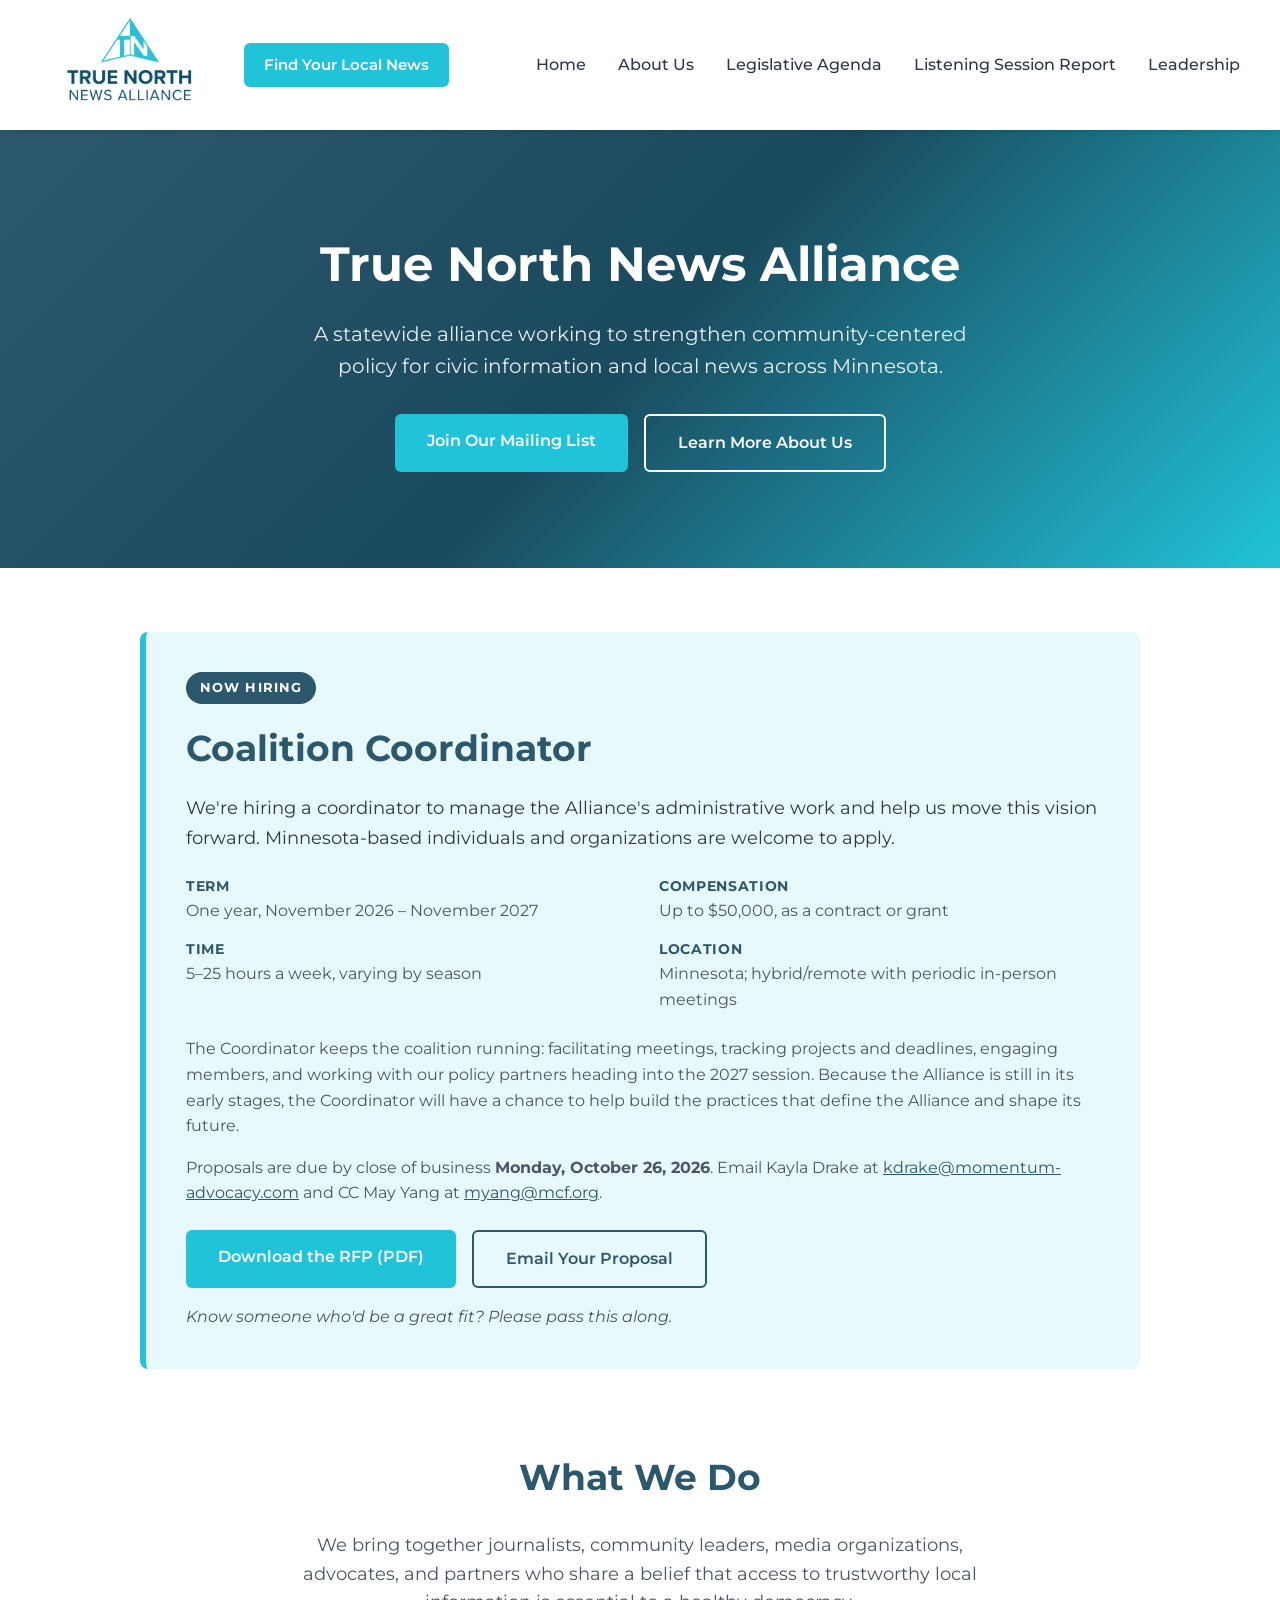
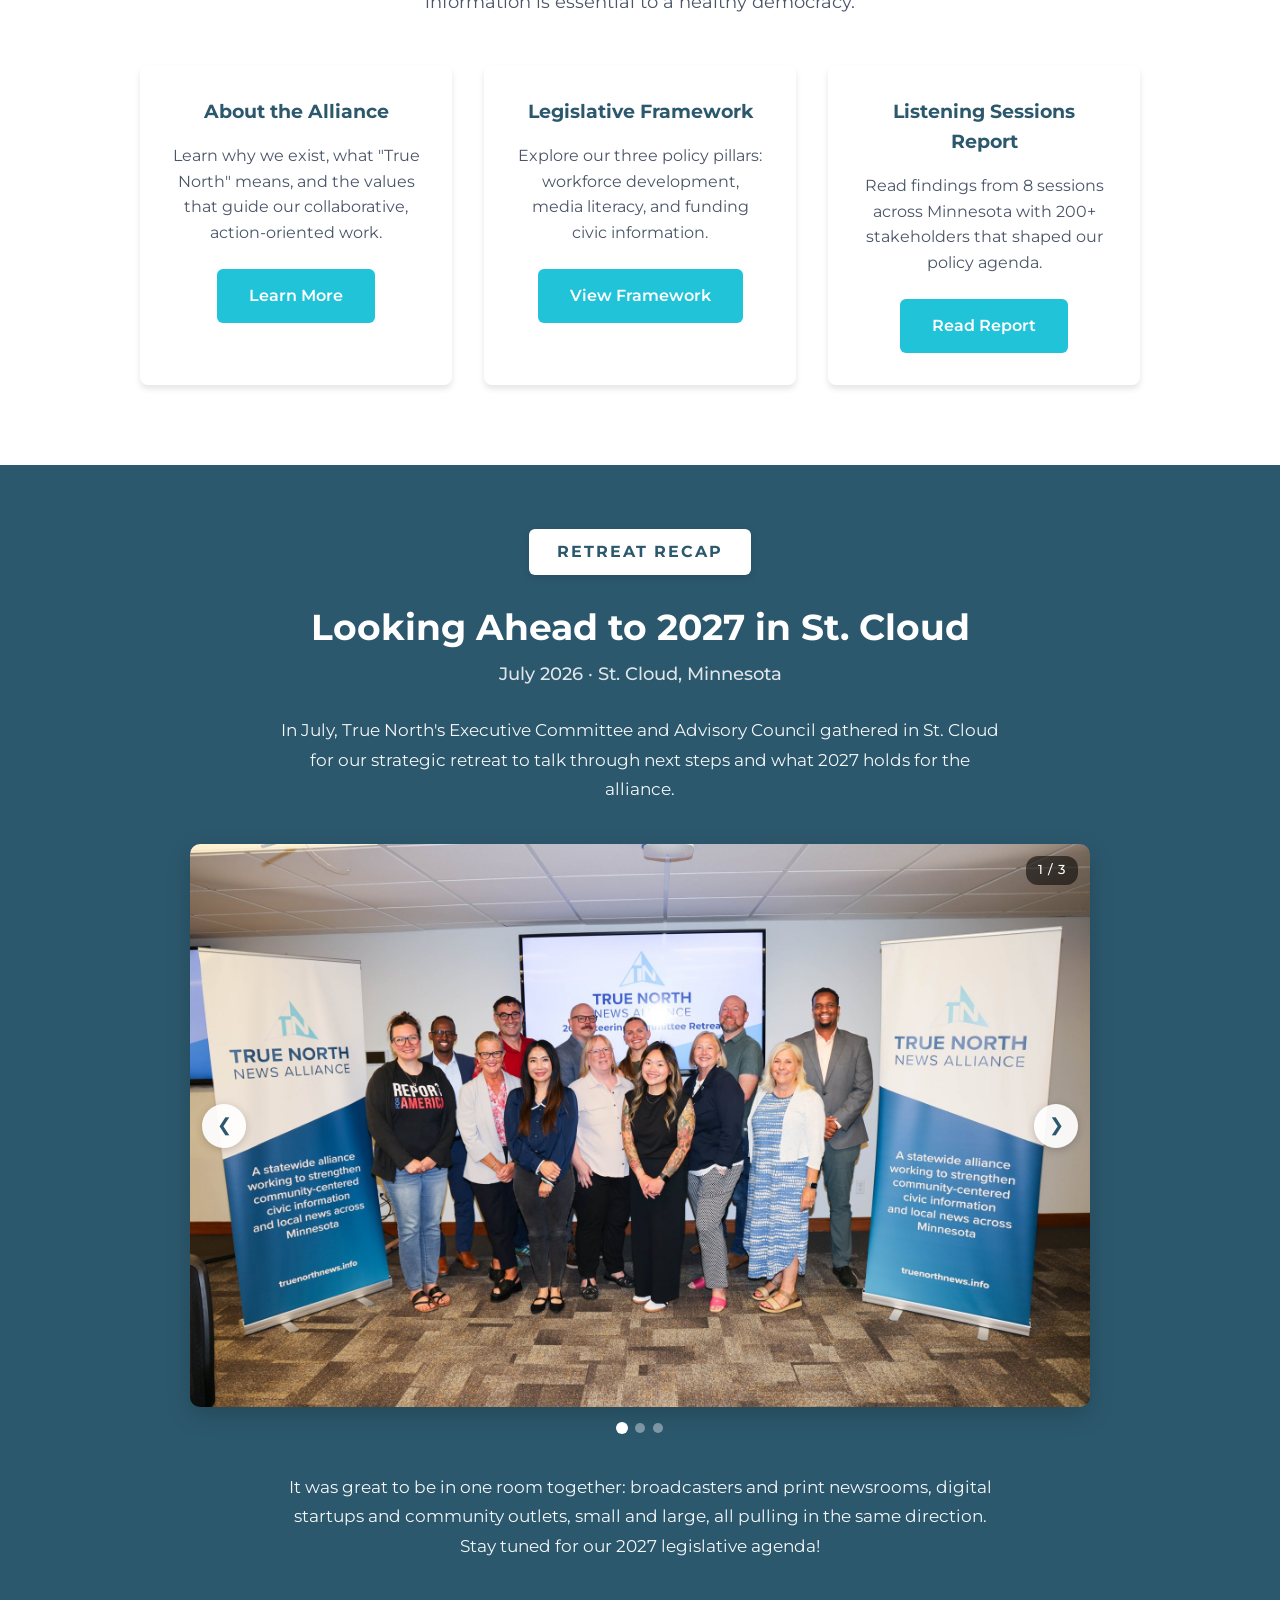
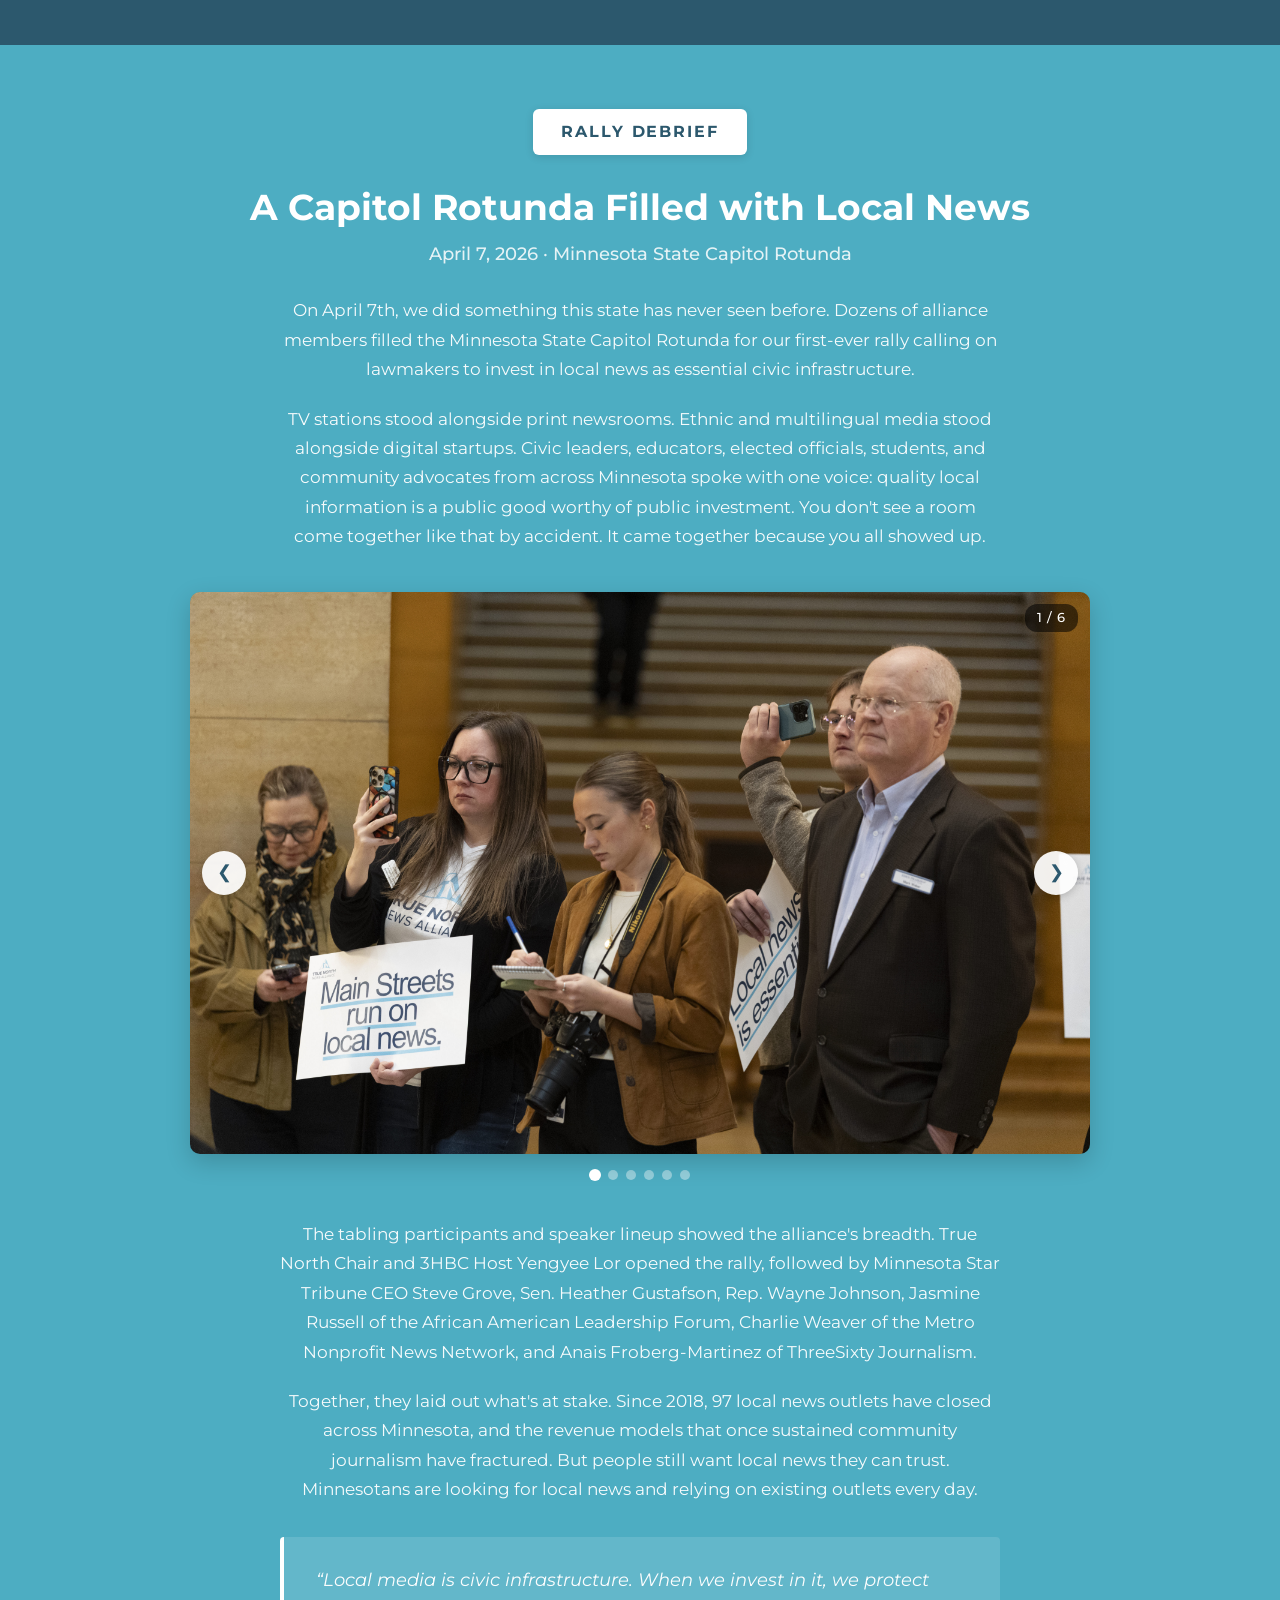
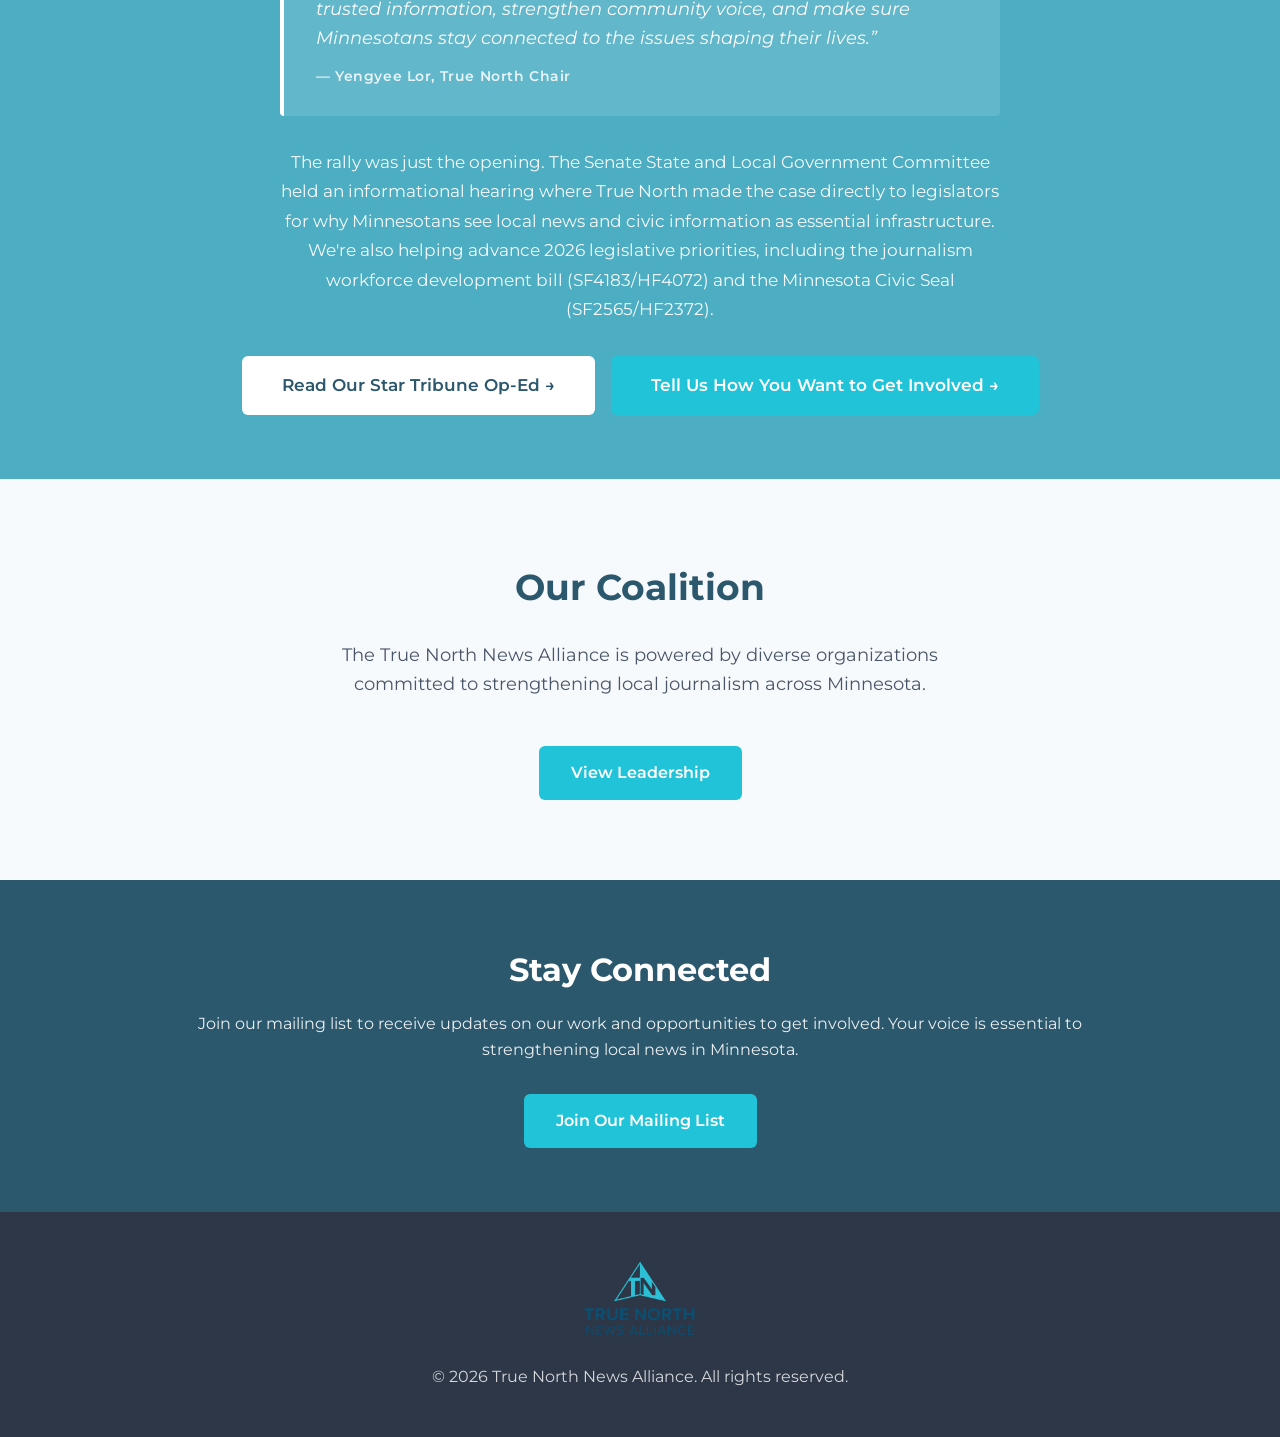
<file: index.html>
<!DOCTYPE html>
<html lang="en">
<head>
  <meta charset="UTF-8">
  <meta name="viewport" content="width=device-width, initial-scale=1.0">
  <title>True North News Alliance</title>
  <link rel="stylesheet" href="styles.css">
  <link rel="icon" type="image/png" href="/favicon.png">
</head>
<body>
  <!-- Navigation -->
  <nav>
    <div class="nav-container">
      <a href="index.html" class="logo">
        <img src="True North Logo.png" alt="True North News Alliance">
      </a>
      <a href="https://newsmap.umn.edu/news-outlets-tracked" target="_blank" class="btn btn-primary nav-find-news">Find Your Local News</a>
      <button class="mobile-menu-toggle" onclick="toggleMenu()">&#9776;</button>
      <ul class="nav-links" id="navLinks">
        <li class="nav-mobile-only"><a href="https://newsmap.umn.edu/news-outlets-tracked" target="_blank">Find Your Local News</a></li>
        <li><a href="index.html">Home</a></li>
        <li><a href="about.html">About Us</a></li>
        <li><a href="legislative-agenda.html">Legislative Agenda</a></li>
        <li><a href="listening-session.html">Listening Session Report</a></li>
        <li><a href="steering-committee.html">Leadership</a></li>
      </ul>
    </div>
  </nav>

  <!-- Hero Section -->
  <section class="hero">
    <h1>True North News Alliance</h1>
    <p>A statewide alliance working to strengthen community-centered policy for civic information and local news across Minnesota.</p>
    <div class="hero-buttons">
      <a href="mailto:kdrake@momentum-advocacy.com" class="btn btn-primary">Join Our Mailing List</a>
      <a href="about.html" class="btn btn-outline">Learn More About Us</a>
    </div>
  </section>

  <!-- Job Posting: Coalition Coordinator -->
  <section class="section job-posting">
    <div class="container">
      <div class="job-card">
        <span class="job-badge">Now Hiring</span>
        <h2 class="job-title">Coalition Coordinator</h2>
        <p class="job-lead">We're hiring a coordinator to manage the Alliance's administrative work and help us move this vision forward. Minnesota-based individuals and organizations are welcome to apply.</p>

        <ul class="job-details">
          <li><strong>Term</strong>One year, November 2026 &ndash; November 2027</li>
          <li><strong>Compensation</strong>Up to $50,000, as a contract or grant</li>
          <li><strong>Time</strong>5&ndash;25 hours a week, varying by season</li>
          <li><strong>Location</strong>Minnesota; hybrid/remote with periodic in-person meetings</li>
        </ul>

        <p class="job-description">The Coordinator keeps the coalition running: facilitating meetings, tracking projects and deadlines, engaging members, and working with our policy partners heading into the 2027 session. Because the Alliance is still in its early stages, the Coordinator will have a chance to help build the practices that define the Alliance and shape its future.</p>

        <p class="job-deadline">Proposals are due by close of business <strong>Monday, October 26, 2026</strong>. Email Kayla Drake at <a href="mailto:kdrake@momentum-advocacy.com">kdrake@momentum-advocacy.com</a> and CC May Yang at <a href="mailto:myang@mcf.org">myang@mcf.org</a>.</p>

        <div class="job-buttons">
          <a href="True North News Alliance Coordinator RFP.pdf" download class="btn btn-primary">Download the RFP (PDF)</a>
          <a href="mailto:kdrake@momentum-advocacy.com?cc=myang@mcf.org&amp;subject=True%20North%20Coalition%20Coordinator%20Proposal" class="btn btn-job-outline">Email Your Proposal</a>
        </div>

        <p class="job-share">Know someone who'd be a great fit? Please pass this along.</p>
      </div>
    </div>
  </section>

  <!-- Quick Links Section -->
  <section class="section">
    <div class="container">
      <h2 class="section-title">What We Do</h2>
      <p class="section-subtitle">We bring together journalists, community leaders, media organizations, advocates, and partners who share a belief that access to trustworthy local information is essential to a healthy democracy.</p>

      <div class="card-grid">
        <div class="card">
          <h3>About the Alliance</h3>
          <p>Learn why we exist, what "True North" means, and the values that guide our collaborative, action-oriented work.</p>
          <a href="about.html" class="btn btn-primary">Learn More</a>
        </div>
        <div class="card">
          <h3>Legislative Framework</h3>
          <p>Explore our three policy pillars: workforce development, media literacy, and funding civic information.</p>
          <a href="legislative-agenda.html" class="btn btn-primary">View Framework</a>
        </div>
        <div class="card">
          <h3>Listening Sessions Report</h3>
          <p>Read findings from 8 sessions across Minnesota with 200+ stakeholders that shaped our policy agenda.</p>
          <a href="listening-session.html" class="btn btn-primary">Read Report</a>
        </div>
      </div>
    </div>
  </section>

  <!-- Retreat Recap -->
  <section class="rally-section retreat-section">
    <div class="container">
      <span class="rally-badge">Retreat Recap</span>
      <h2 class="rally-title">Looking Ahead to 2027 in St. Cloud</h2>
      <p class="rally-date">July 2026 &middot; St. Cloud, Minnesota</p>

      <p class="rally-description">In July, True North's Executive Committee and Advisory Council gathered in St. Cloud for our strategic retreat to talk through next steps and what 2027 holds for the alliance.</p>

      <!-- Slideshow -->
      <div class="rally-slideshow" id="retreatSlideshow" aria-roledescription="carousel" aria-label="Photos from the True North News Alliance retreat">
        <div class="slideshow-frame">
          <div class="slideshow-track" id="retreatTrack">
            <!-- Slides are populated by JS from the retreatPhotos array below -->
          </div>

          <button class="slideshow-btn slideshow-prev" id="retreatPrev" aria-label="Previous photo">&#10094;</button>
          <button class="slideshow-btn slideshow-next" id="retreatNext" aria-label="Next photo">&#10095;</button>

          <div class="slideshow-counter" id="retreatCounter" aria-live="polite">1 / 1</div>
        </div>

        <div class="slideshow-dots" id="retreatDots" role="tablist"></div>
      </div>

      <p class="rally-description">It was great to be in one room together: broadcasters and print newsrooms, digital startups and community outlets, small and large, all pulling in the same direction. Stay tuned for our 2027 legislative agenda!</p>
    </div>
  </section>

  <!-- Rally Debrief -->
  <section class="rally-section">
    <div class="container">
      <span class="rally-badge">Rally Debrief</span>
      <h2 class="rally-title">A Capitol Rotunda Filled with Local News</h2>
      <p class="rally-date">April 7, 2026 &middot; Minnesota State Capitol Rotunda</p>

      <p class="rally-description">On April 7th, we did something this state has never seen before. Dozens of alliance members filled the Minnesota State Capitol Rotunda for our first-ever rally calling on lawmakers to invest in local news as essential civic infrastructure.</p>

      <p class="rally-description">TV stations stood alongside print newsrooms. Ethnic and multilingual media stood alongside digital startups. Civic leaders, educators, elected officials, students, and community advocates from across Minnesota spoke with one voice: quality local information is a public good worthy of public investment. You don't see a room come together like that by accident. It came together because you all showed up.</p>

      <!-- Slideshow -->
      <div class="rally-slideshow" id="rallySlideshow" aria-roledescription="carousel" aria-label="Photos from the True North News Alliance Rally">
        <div class="slideshow-frame">
          <div class="slideshow-track" id="slideshowTrack">
            <!-- Slides are populated by JS from the rallyPhotos array below -->
          </div>

          <button class="slideshow-btn slideshow-prev" id="slidePrev" aria-label="Previous photo">&#10094;</button>
          <button class="slideshow-btn slideshow-next" id="slideNext" aria-label="Next photo">&#10095;</button>

          <div class="slideshow-counter" id="slideCounter" aria-live="polite">1 / 1</div>
        </div>

        <div class="slideshow-dots" id="slideDots" role="tablist"></div>
      </div>

      <p class="rally-description">The tabling participants and speaker lineup showed the alliance's breadth. True North Chair and 3HBC Host Yengyee Lor opened the rally, followed by Minnesota Star Tribune CEO Steve Grove, Sen. Heather Gustafson, Rep. Wayne Johnson, Jasmine Russell of the African American Leadership Forum, Charlie Weaver of the Metro Nonprofit News Network, and Anais Froberg-Martinez of ThreeSixty Journalism.</p>

      <p class="rally-description">Together, they laid out what's at stake. Since 2018, 97 local news outlets have closed across Minnesota, and the revenue models that once sustained community journalism have fractured. But people still want local news they can trust. Minnesotans are looking for local news and relying on existing outlets every day.</p>

      <blockquote class="rally-quote">
        <p>&ldquo;Local media is civic infrastructure. When we invest in it, we protect trusted information, strengthen community voice, and make sure Minnesotans stay connected to the issues shaping their lives.&rdquo;</p>
        <cite>&mdash; Yengyee Lor, True North Chair</cite>
      </blockquote>

      <p class="rally-description">The rally was just the opening. The Senate State and Local Government Committee held an informational hearing where True North made the case directly to legislators for why Minnesotans see local news and civic information as essential infrastructure. We're also helping advance 2026 legislative priorities, including the journalism workforce development bill (SF4183/HF4072) and the Minnesota Civic Seal (SF2565/HF2372).</p>

      <div class="rally-cta-row">
        <a href="https://www.startribune.com/media-trust-newsroom-payroll-tax-credit-bill/601659457" target="_blank" rel="noopener" class="btn btn-secondary rally-cta">Read Our Star Tribune Op-Ed &rarr;</a>
        <a href="mailto:kdrake@momentum-advocacy.com" class="btn btn-primary rally-cta">Tell Us How You Want to Get Involved &rarr;</a>
      </div>
    </div>
  </section>

  <script>
    // ===== Rally Slideshow =====
    // To add or remove photos, edit this array. File names should match
    // the images you place in the same folder as this HTML file (or use
    // a path like "images/photo1.jpg").
    const rallyPhotos = [
      { src: "rally-photos/2026-04-07_News Rally-36 (1).jpg", caption: "" },
      { src: "rally-photos/2026-04-07_News Rally-44 (1).jpg", caption: "" },
      { src: "rally-photos/2026-04-07_News Rally-11.jpg", caption: "" },
      { src: "rally-photos/2026-04-07_News Rally-45 (1).jpg", caption: "" },
      { src: "rally-photos/2026-04-07_News Rally-62 (1).jpg", caption: "" },
      { src: "rally-photos/2026-04-07_News Rally-106 (1).jpg", caption: "" },
    ];

    // ===== Retreat Slideshow =====
    // Same format as the rally photos above.
    const retreatPhotos = [
      { src: "retreat-photos/2026-07_Retreat-1.jpg", caption: "" },
      { src: "retreat-photos/2026-07_Retreat-2.jpg", caption: "" },
      { src: "retreat-photos/2026-07_Retreat-3.jpg", caption: "" },
    ];

    function initSlideshow(ids, photos, altLabel) {
      const root = document.getElementById(ids.root);
      const track = document.getElementById(ids.track);
      const dotsContainer = document.getElementById(ids.dots);
      const counter = document.getElementById(ids.counter);
      const prevBtn = document.getElementById(ids.prev);
      const nextBtn = document.getElementById(ids.next);

      if (!root || !track || photos.length === 0) return;

      let currentIndex = 0;

      // Build slides
      photos.forEach((photo, i) => {
        const slide = document.createElement("div");
        slide.className = "slideshow-slide";
        slide.innerHTML = `
          <img src="${photo.src}" alt="${photo.caption || altLabel + ' ' + (i + 1)}" loading="lazy">
          ${photo.caption ? `<div class="slideshow-caption">${photo.caption}</div>` : ""}
        `;
        track.appendChild(slide);

        const dot = document.createElement("button");
        dot.className = "slideshow-dot";
        dot.setAttribute("aria-label", `Go to photo ${i + 1}`);
        dot.addEventListener("click", () => goTo(i));
        dotsContainer.appendChild(dot);
      });

      function update() {
        track.style.transform = `translateX(-${currentIndex * 100}%)`;
        counter.textContent = `${currentIndex + 1} / ${photos.length}`;
        dotsContainer.querySelectorAll(".slideshow-dot").forEach((d, i) => {
          d.classList.toggle("active", i === currentIndex);
        });
      }

      function goTo(i) {
        currentIndex = (i + photos.length) % photos.length;
        update();
      }

      prevBtn.addEventListener("click", () => goTo(currentIndex - 1));
      nextBtn.addEventListener("click", () => goTo(currentIndex + 1));

      // Keyboard navigation
      root.addEventListener("keydown", (e) => {
        if (e.key === "ArrowLeft") goTo(currentIndex - 1);
        if (e.key === "ArrowRight") goTo(currentIndex + 1);
      });

      // Hide nav controls if only one photo
      if (photos.length <= 1) {
        prevBtn.style.display = "none";
        nextBtn.style.display = "none";
        dotsContainer.style.display = "none";
        counter.style.display = "none";
      }

      update();
    }

    initSlideshow(
      { root: "rallySlideshow", track: "slideshowTrack", dots: "slideDots", counter: "slideCounter", prev: "slidePrev", next: "slideNext" },
      rallyPhotos,
      "True North News Alliance Rally photo"
    );

    initSlideshow(
      { root: "retreatSlideshow", track: "retreatTrack", dots: "retreatDots", counter: "retreatCounter", prev: "retreatPrev", next: "retreatNext" },
      retreatPhotos,
      "True North News Alliance retreat photo"
    );
  </script>

  <!-- Coalition Preview -->
  <section class="section section-light">
    <div class="container">
      <h2 class="section-title">Our Coalition</h2>
      <p class="section-subtitle">The True North News Alliance is powered by diverse organizations committed to strengthening local journalism across Minnesota.</p>
      <div style="text-align: center;">
        <a href="steering-committee.html" class="btn btn-primary">View Leadership</a>
      </div>
    </div>
  </section>

  <!-- CTA Section -->
  <section class="cta-section">
    <div class="container">
      <h2>Stay Connected</h2>
      <p>Join our mailing list to receive updates on our work and opportunities to get involved. Your voice is essential to strengthening local news in Minnesota.</p>
      <a href="mailto:kdrake@momentum-advocacy.com" class="btn btn-primary">Join Our Mailing List</a>
    </div>
  </section>

  <!-- Footer -->
  <footer>
    <div class="logo">
      <img src="True North Logo.png" alt="True North News Alliance">
    </div>
    <p>&copy; 2026 True North News Alliance. All rights reserved.</p>
  </footer>

  <script>
    function toggleMenu() {
      document.getElementById('navLinks').classList.toggle('active');
    }
  </script>
</body>
</html>
</file>
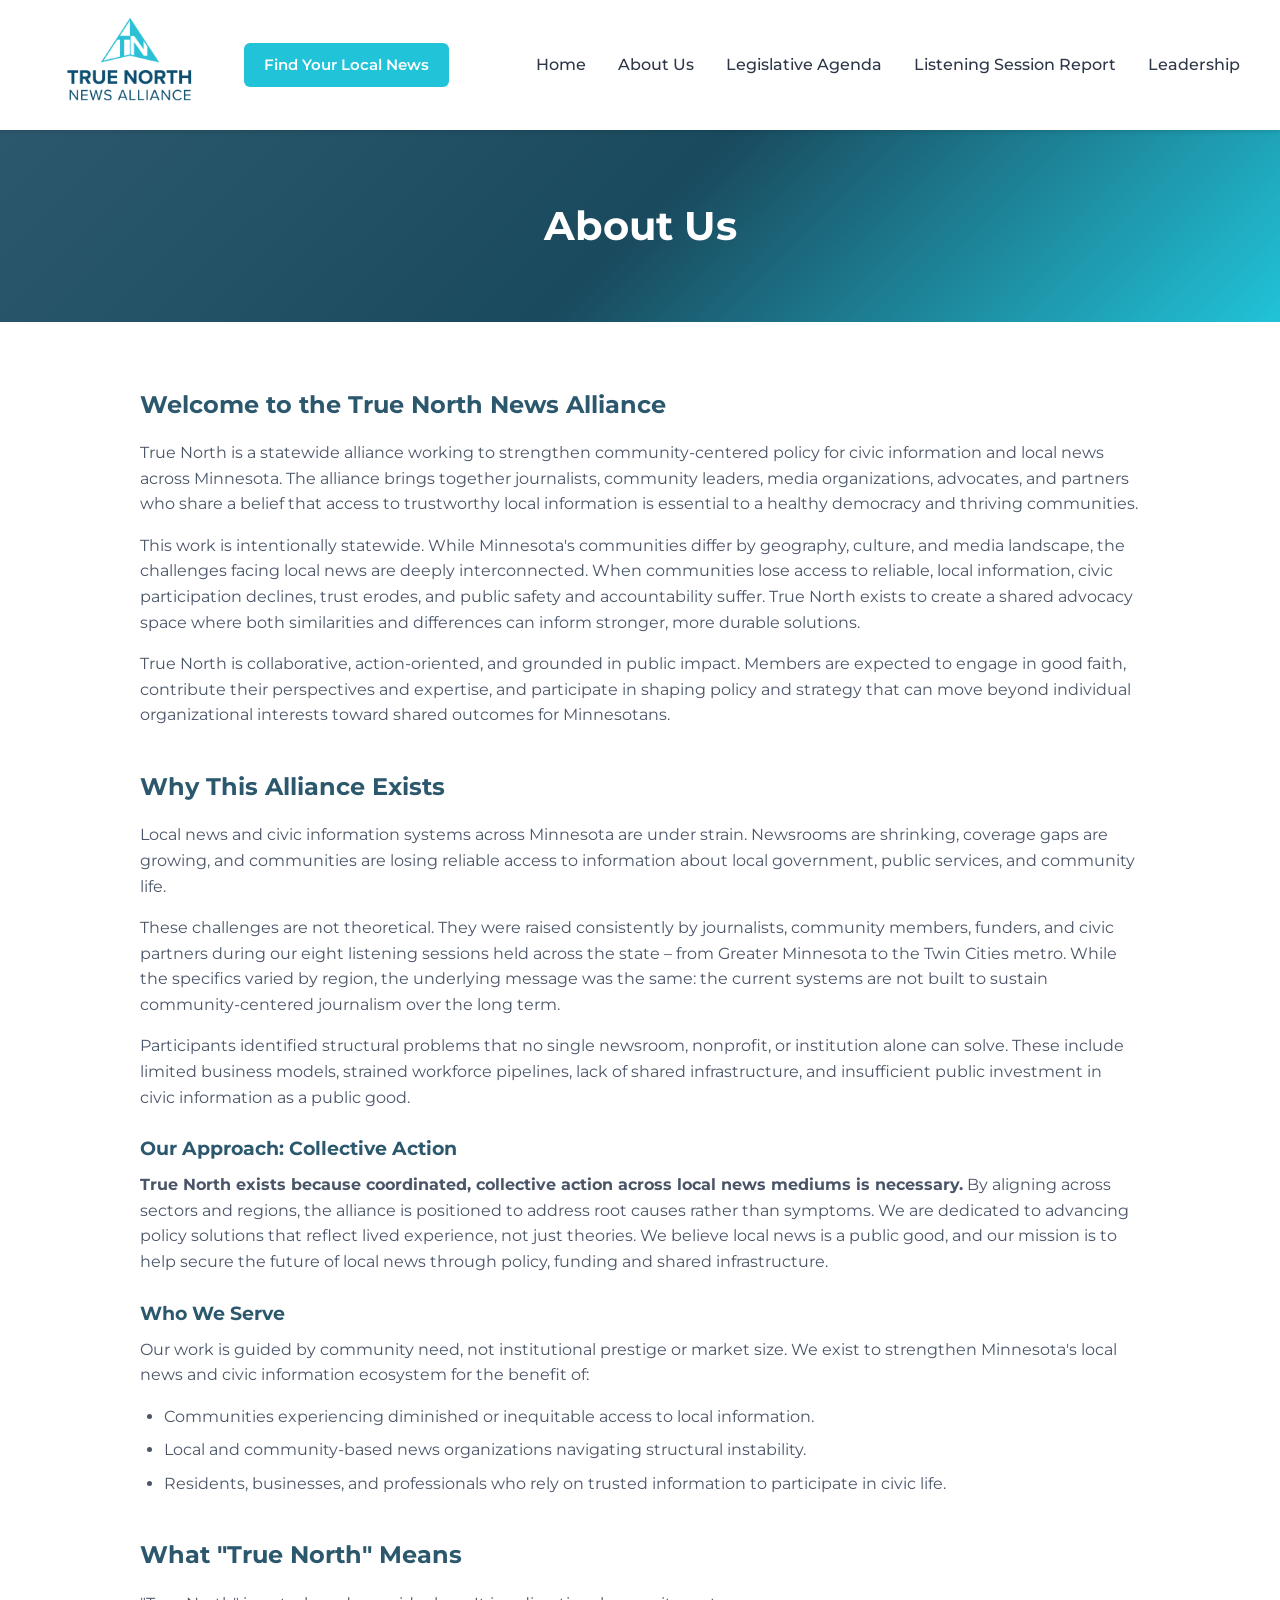
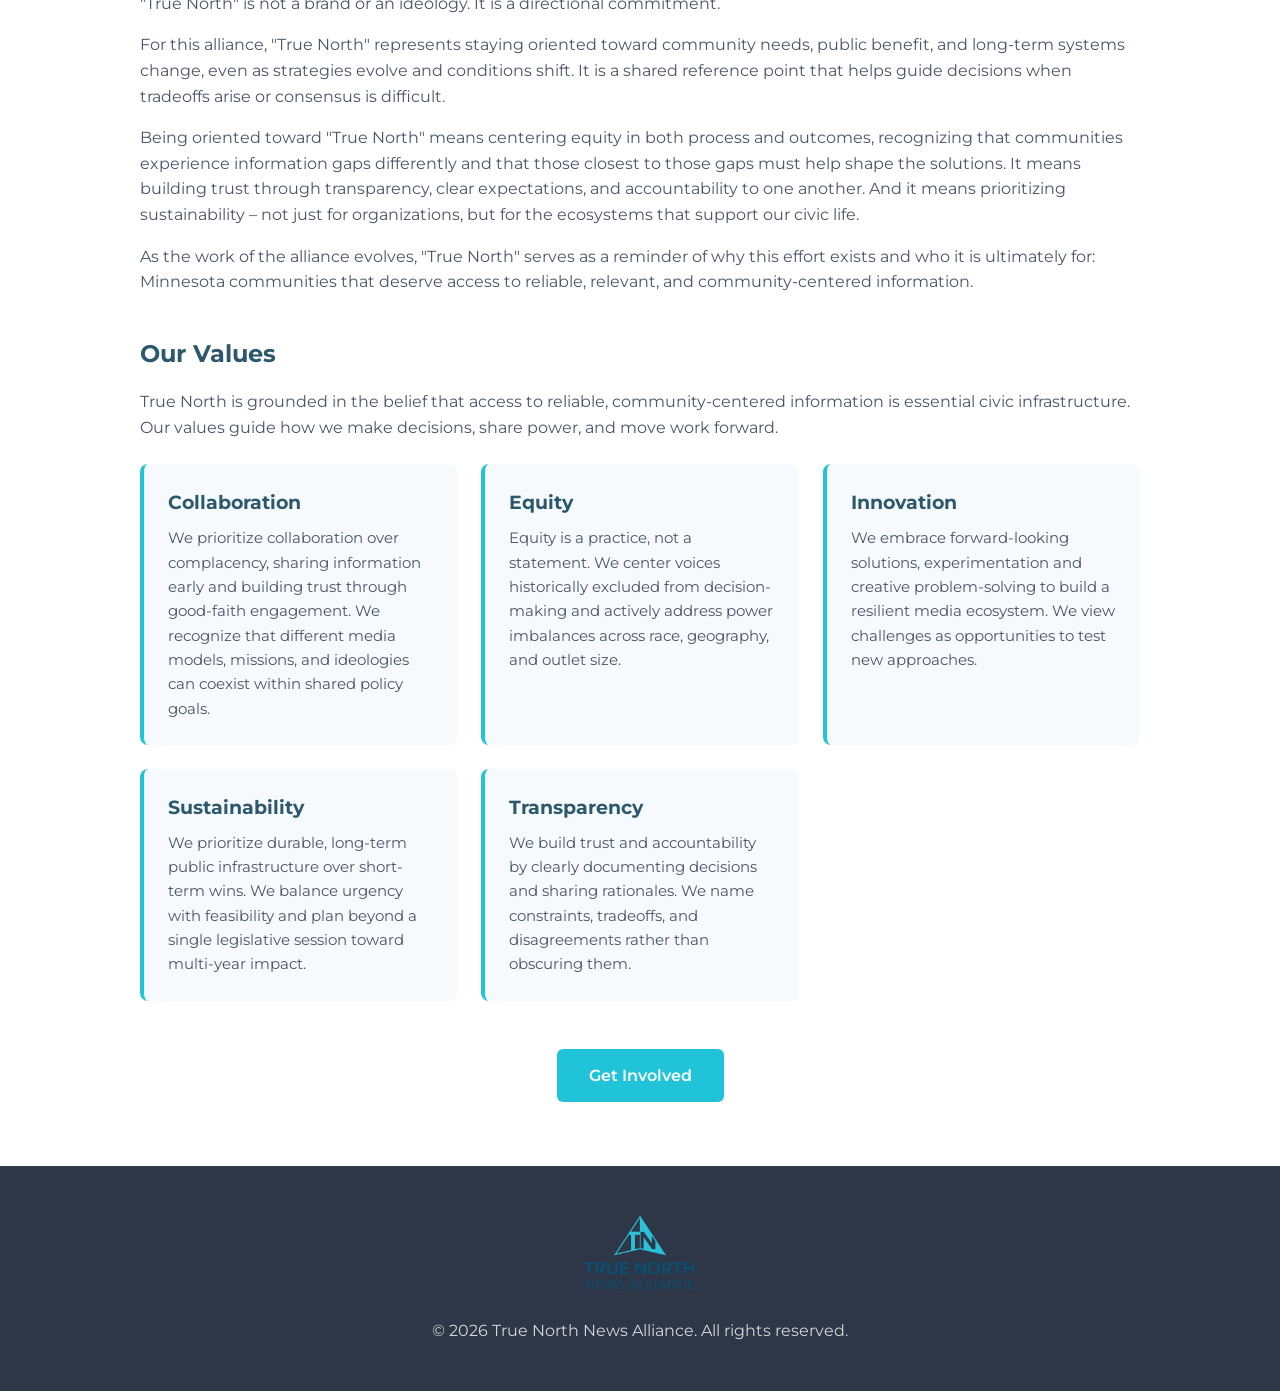
<file: about.html>
<!DOCTYPE html>
<html lang="en">
<head>
  <meta charset="UTF-8">
  <meta name="viewport" content="width=device-width, initial-scale=1.0">
  <title>About Us - True North News Alliance</title>
  <link rel="stylesheet" href="styles.css">
  <link rel="icon" type="image/png" href="/favicon.png">
</head>
<body>
  <!-- Navigation -->
  <nav>
    <div class="nav-container">
      <a href="index.html" class="logo">
        <img src="True North Logo.png" alt="True North News Alliance">
      </a>
      <a href="https://newsmap.umn.edu/news-outlets-tracked" target="_blank" class="btn btn-primary nav-find-news">Find Your Local News</a>
      <button class="mobile-menu-toggle" onclick="toggleMenu()">&#9776;</button>
      <ul class="nav-links" id="navLinks">
        <li class="nav-mobile-only"><a href="https://newsmap.umn.edu/news-outlets-tracked" target="_blank">Find Your Local News</a></li>
        <li><a href="index.html">Home</a></li>
        <li><a href="about.html">About Us</a></li>
        <li><a href="legislative-agenda.html">Legislative Agenda</a></li>
        <li><a href="listening-session.html">Listening Session Report</a></li>
        <li><a href="steering-committee.html">Leadership</a></li>
      </ul>
    </div>
  </nav>

  <!-- Page Header -->
  <section class="page-header">
    <h1>About Us</h1>
  </section>

  <!-- Welcome -->
  <section class="content">
    <div class="container">
      <h2>Welcome to the True North News Alliance</h2>
      <p>True North is a statewide alliance working to strengthen community-centered policy for civic information and local news across Minnesota. The alliance brings together journalists, community leaders, media organizations, advocates, and partners who share a belief that access to trustworthy local information is essential to a healthy democracy and thriving communities.</p>

      <p>This work is intentionally statewide. While Minnesota's communities differ by geography, culture, and media landscape, the challenges facing local news are deeply interconnected. When communities lose access to reliable, local information, civic participation declines, trust erodes, and public safety and accountability suffer. True North exists to create a shared advocacy space where both similarities and differences can inform stronger, more durable solutions.</p>

      <p>True North is collaborative, action-oriented, and grounded in public impact. Members are expected to engage in good faith, contribute their perspectives and expertise, and participate in shaping policy and strategy that can move beyond individual organizational interests toward shared outcomes for Minnesotans.</p>

      <h2>Why This Alliance Exists</h2>
      <p>Local news and civic information systems across Minnesota are under strain. Newsrooms are shrinking, coverage gaps are growing, and communities are losing reliable access to information about local government, public services, and community life.</p>

      <p>These challenges are not theoretical. They were raised consistently by journalists, community members, funders, and civic partners during our eight listening sessions held across the state &ndash; from Greater Minnesota to the Twin Cities metro. While the specifics varied by region, the underlying message was the same: the current systems are not built to sustain community-centered journalism over the long term.</p>

      <p>Participants identified structural problems that no single newsroom, nonprofit, or institution alone can solve. These include limited business models, strained workforce pipelines, lack of shared infrastructure, and insufficient public investment in civic information as a public good.</p>

      <h3>Our Approach: Collective Action</h3>
      <p><strong>True North exists because coordinated, collective action across local news mediums is necessary.</strong> By aligning across sectors and regions, the alliance is positioned to address root causes rather than symptoms. We are dedicated to advancing policy solutions that reflect lived experience, not just theories. We believe local news is a public good, and our mission is to help secure the future of local news through policy, funding and shared infrastructure.</p>

      <h3>Who We Serve</h3>
      <p>Our work is guided by community need, not institutional prestige or market size. We exist to strengthen Minnesota's local news and civic information ecosystem for the benefit of:</p>
      <ul>
        <li>Communities experiencing diminished or inequitable access to local information.</li>
        <li>Local and community-based news organizations navigating structural instability.</li>
        <li>Residents, businesses, and professionals who rely on trusted information to participate in civic life.</li>
      </ul>

      <h2>What "True North" Means</h2>
      <p>"True North" is not a brand or an ideology. It is a directional commitment.</p>

      <p>For this alliance, "True North" represents staying oriented toward community needs, public benefit, and long-term systems change, even as strategies evolve and conditions shift. It is a shared reference point that helps guide decisions when tradeoffs arise or consensus is difficult.</p>

      <p>Being oriented toward "True North" means centering equity in both process and outcomes, recognizing that communities experience information gaps differently and that those closest to those gaps must help shape the solutions. It means building trust through transparency, clear expectations, and accountability to one another. And it means prioritizing sustainability &ndash; not just for organizations, but for the ecosystems that support our civic life.</p>

      <p>As the work of the alliance evolves, "True North" serves as a reminder of why this effort exists and who it is ultimately for: Minnesota communities that deserve access to reliable, relevant, and community-centered information.</p>

      <h2>Our Values</h2>
      <p>True North is grounded in the belief that access to reliable, community-centered information is essential civic infrastructure. Our values guide how we make decisions, share power, and move work forward.</p>

      <div class="values-grid">
        <div class="value-card">
          <h3>Collaboration</h3>
          <p>We prioritize collaboration over complacency, sharing information early and building trust through good-faith engagement. We recognize that different media models, missions, and ideologies can coexist within shared policy goals.</p>
        </div>
        <div class="value-card">
          <h3>Equity</h3>
          <p>Equity is a practice, not a statement. We center voices historically excluded from decision-making and actively address power imbalances across race, geography, and outlet size.</p>
        </div>
        <div class="value-card">
          <h3>Innovation</h3>
          <p>We embrace forward-looking solutions, experimentation and creative problem-solving to build a resilient media ecosystem. We view challenges as opportunities to test new approaches.</p>
        </div>
        <div class="value-card">
          <h3>Sustainability</h3>
          <p>We prioritize durable, long-term public infrastructure over short-term wins. We balance urgency with feasibility and plan beyond a single legislative session toward multi-year impact.</p>
        </div>
        <div class="value-card">
          <h3>Transparency</h3>
          <p>We build trust and accountability by clearly documenting decisions and sharing rationales. We name constraints, tradeoffs, and disagreements rather than obscuring them.</p>
        </div>
      </div>

      <div style="margin-top: 3rem; text-align: center;">
        <a href="mailto:kdrake@momentum-advocacy.com?subject=Join%20the%20True%20North%20News%20Alliance" class="btn btn-primary">Get Involved</a>
      </div>
    </div>
  </section>

  <!-- Footer -->
  <footer>
    <div class="logo">
      <img src="True North Logo.png" alt="True North News Alliance">
    </div>
    <p>&copy; 2026 True North News Alliance. All rights reserved.</p>
  </footer>

  <script>
    function toggleMenu() {
      document.getElementById('navLinks').classList.toggle('active');
    }
  </script>
</body>
</html>
</file>
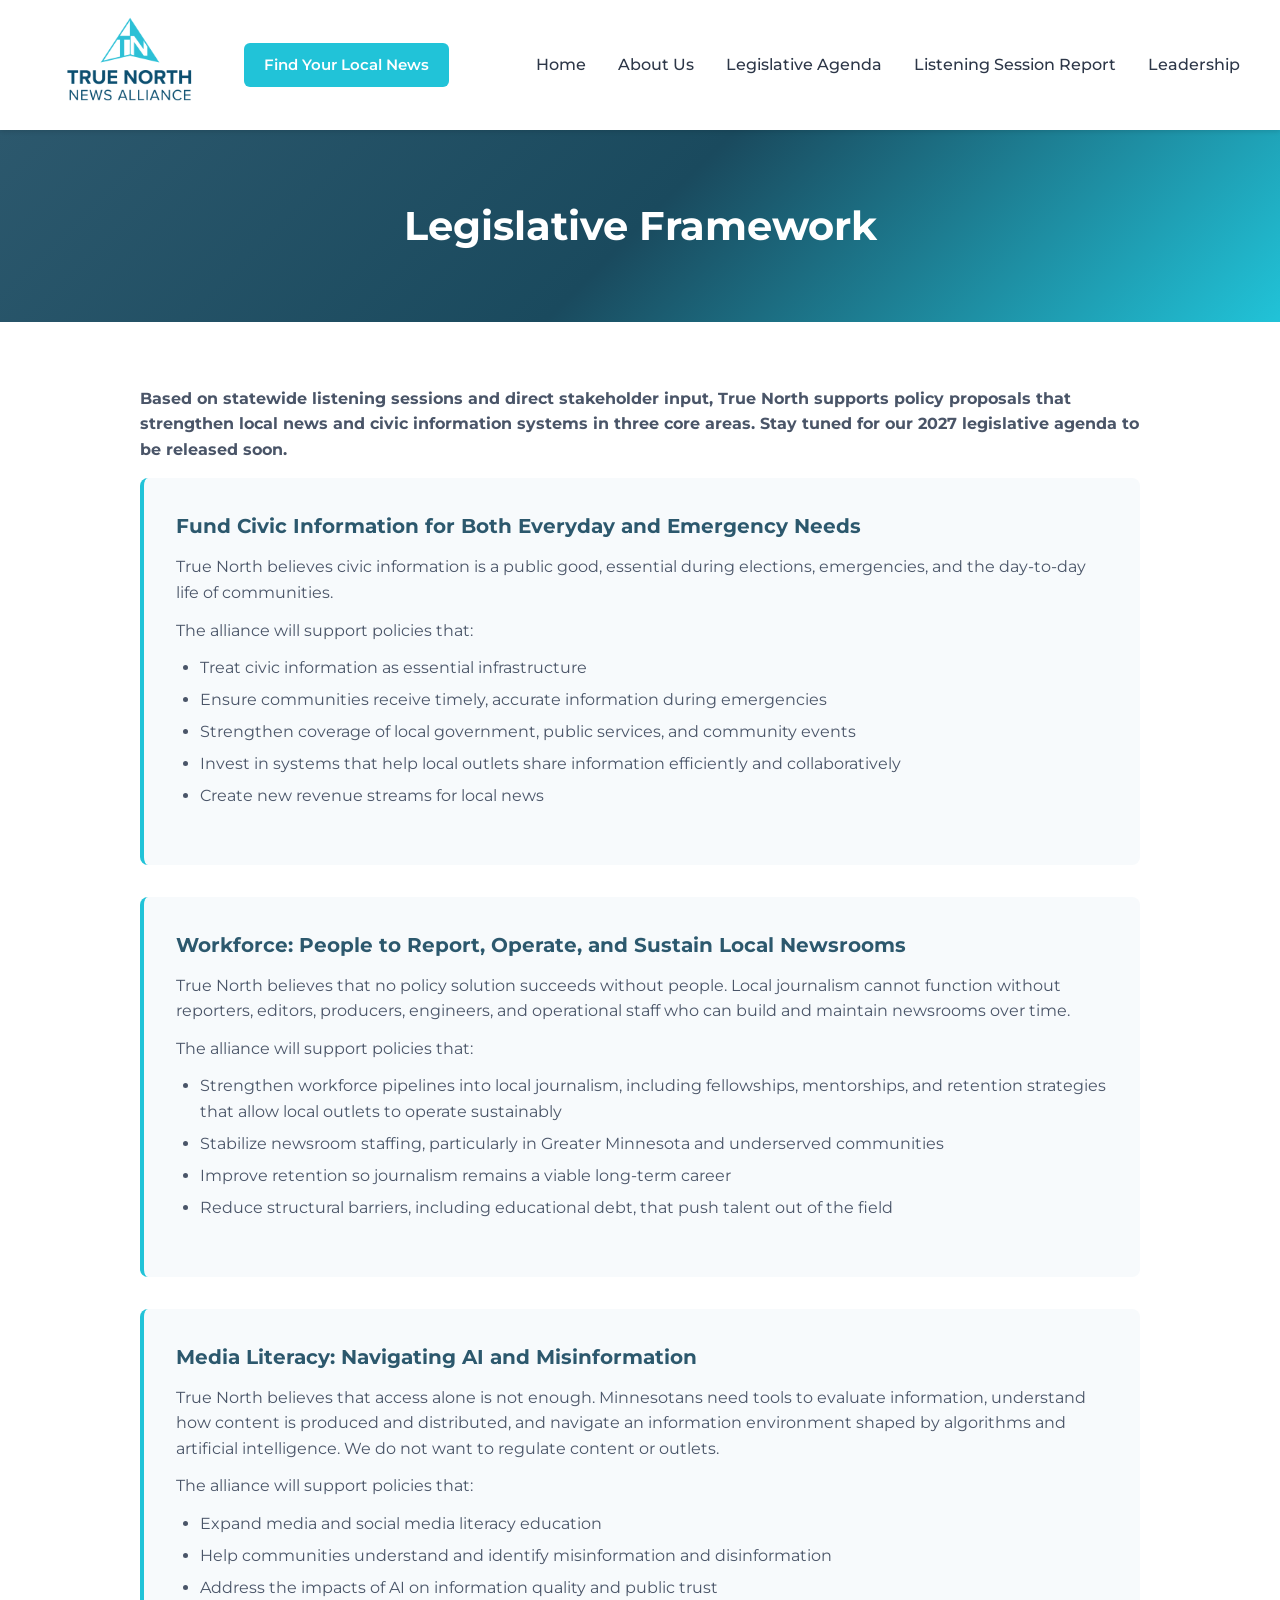
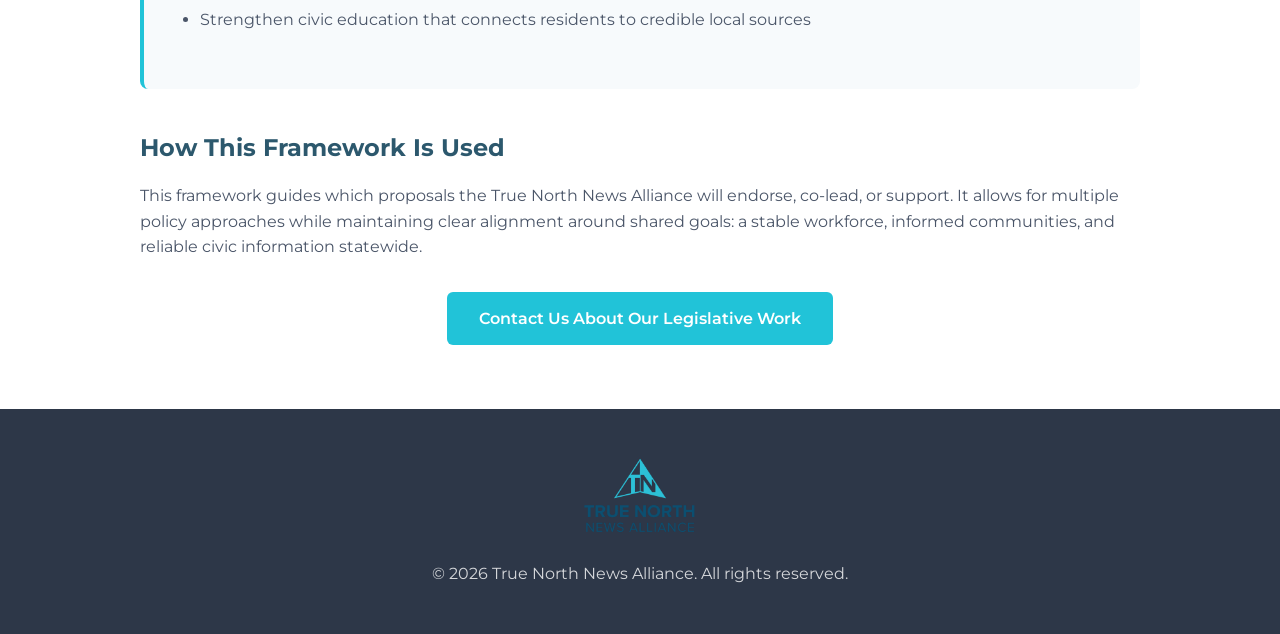
<file: legislative-agenda.html>
<!DOCTYPE html>
<html lang="en">
<head>
  <meta charset="UTF-8">
  <meta name="viewport" content="width=device-width, initial-scale=1.0">
  <title>Legislative Agenda - True North News Alliance</title>
  <link rel="stylesheet" href="styles.css">
  <link rel="icon" type="image/png" href="/favicon.png">
</head>
<body>
  <!-- Navigation -->
  <nav>
    <div class="nav-container">
      <a href="index.html" class="logo">
        <img src="True North Logo.png" alt="True North News Alliance">
      </a>
      <a href="https://newsmap.umn.edu/news-outlets-tracked" target="_blank" class="btn btn-primary nav-find-news">Find Your Local News</a>
      <button class="mobile-menu-toggle" onclick="toggleMenu()">&#9776;</button>
      <ul class="nav-links" id="navLinks">
        <li class="nav-mobile-only"><a href="https://newsmap.umn.edu/news-outlets-tracked" target="_blank">Find Your Local News</a></li>
        <li><a href="index.html">Home</a></li>
        <li><a href="about.html">About Us</a></li>
        <li><a href="legislative-agenda.html">Legislative Agenda</a></li>
        <li><a href="listening-session.html">Listening Session Report</a></li>
        <li><a href="steering-committee.html">Leadership</a></li>
      </ul>
    </div>
  </nav>

  <!-- Page Header -->
  <section class="page-header">
    <h1>Legislative Framework</h1>
  </section>

  <!-- Content -->
  <section class="content">
    <div class="container">
      <p><strong>Based on statewide listening sessions and direct stakeholder input, True North supports policy proposals that strengthen local news and civic information systems in three core areas. Stay tuned for our 2027 legislative agenda to be released soon.</strong></p>

      <div class="pillar">
        <h3>Fund Civic Information for Both Everyday and Emergency Needs</h3>
        <p>True North believes civic information is a public good, essential during elections, emergencies, and the day-to-day life of communities.</p>
        <p>The alliance will support policies that:</p>
        <ul>
          <li>Treat civic information as essential infrastructure</li>
          <li>Ensure communities receive timely, accurate information during emergencies</li>
          <li>Strengthen coverage of local government, public services, and community events</li>
          <li>Invest in systems that help local outlets share information efficiently and collaboratively</li>
          <li>Create new revenue streams for local news</li>
        </ul>
      </div>

      <div class="pillar">
        <h3>Workforce: People to Report, Operate, and Sustain Local Newsrooms</h3>
        <p>True North believes that no policy solution succeeds without people. Local journalism cannot function without reporters, editors, producers, engineers, and operational staff who can build and maintain newsrooms over time.</p>
        <p>The alliance will support policies that:</p>
        <ul>
          <li>Strengthen workforce pipelines into local journalism, including fellowships, mentorships, and retention strategies that allow local outlets to operate sustainably</li>
          <li>Stabilize newsroom staffing, particularly in Greater Minnesota and underserved communities</li>
          <li>Improve retention so journalism remains a viable long-term career</li>
          <li>Reduce structural barriers, including educational debt, that push talent out of the field</li>
        </ul>
      </div>

      <div class="pillar">
        <h3>Media Literacy: Navigating AI and Misinformation</h3>
        <p>True North believes that access alone is not enough. Minnesotans need tools to evaluate information, understand how content is produced and distributed, and navigate an information environment shaped by algorithms and artificial intelligence. We do not want to regulate content or outlets.</p>
        <p>The alliance will support policies that:</p>
        <ul>
          <li>Expand media and social media literacy education</li>
          <li>Help communities understand and identify misinformation and disinformation</li>
          <li>Address the impacts of AI on information quality and public trust</li>
          <li>Strengthen civic education that connects residents to credible local sources</li>
        </ul>
      </div>

      <h2>How This Framework Is Used</h2>
      <p>This framework guides which proposals the True North News Alliance will endorse, co-lead, or support. It allows for multiple policy approaches while maintaining clear alignment around shared goals: a stable workforce, informed communities, and reliable civic information statewide.</p>

      <div style="margin-top: 2rem; text-align: center;">
        <a href="mailto:akise@momentum-advocacy.com?subject=Legislative%20Agenda%20Inquiry" class="btn btn-primary">Contact Us About Our Legislative Work</a>
      </div>
    </div>
  </section>

  <!-- Footer -->
  <footer>
    <div class="logo">
      <img src="True North Logo.png" alt="True North News Alliance">
    </div>
    <p>&copy; 2026 True North News Alliance. All rights reserved.</p>
  </footer>

  <script>
    function toggleMenu() {
      document.getElementById('navLinks').classList.toggle('active');
    }
  </script>
</body>
</html>
</file>
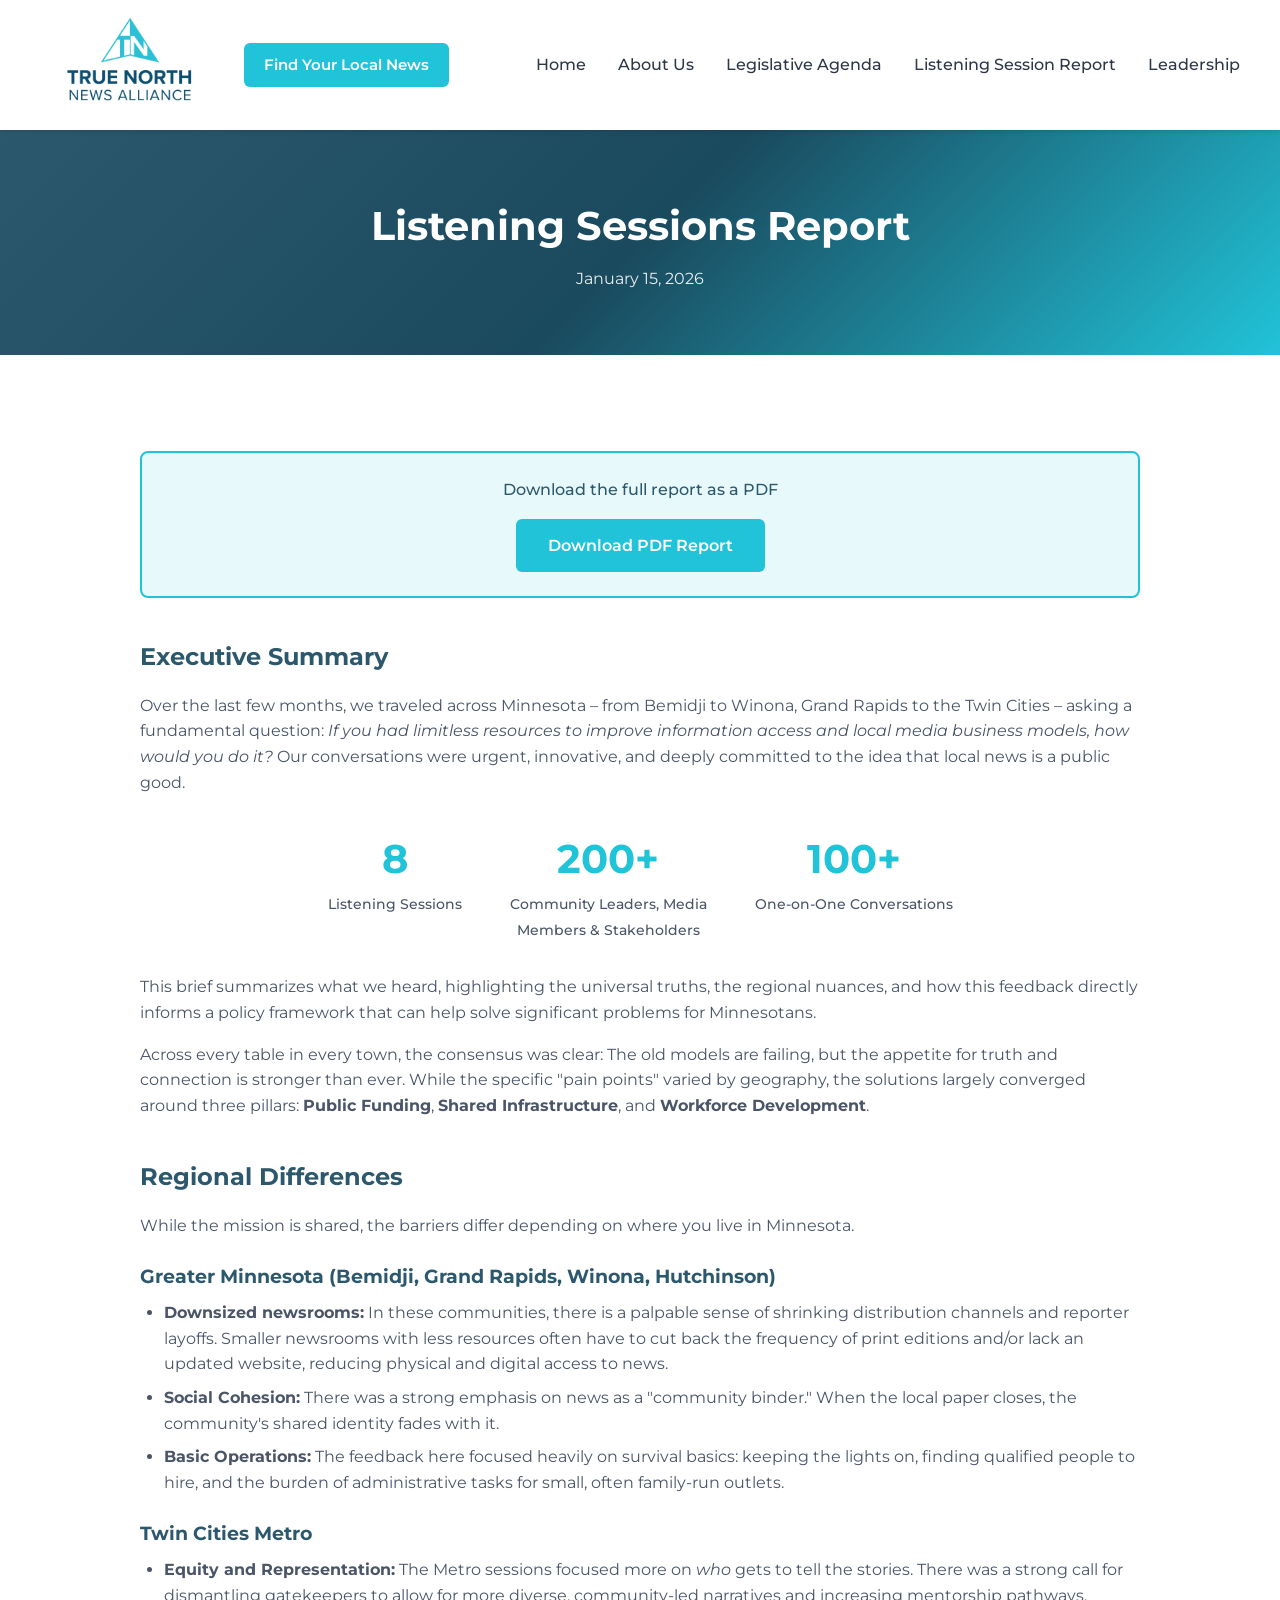
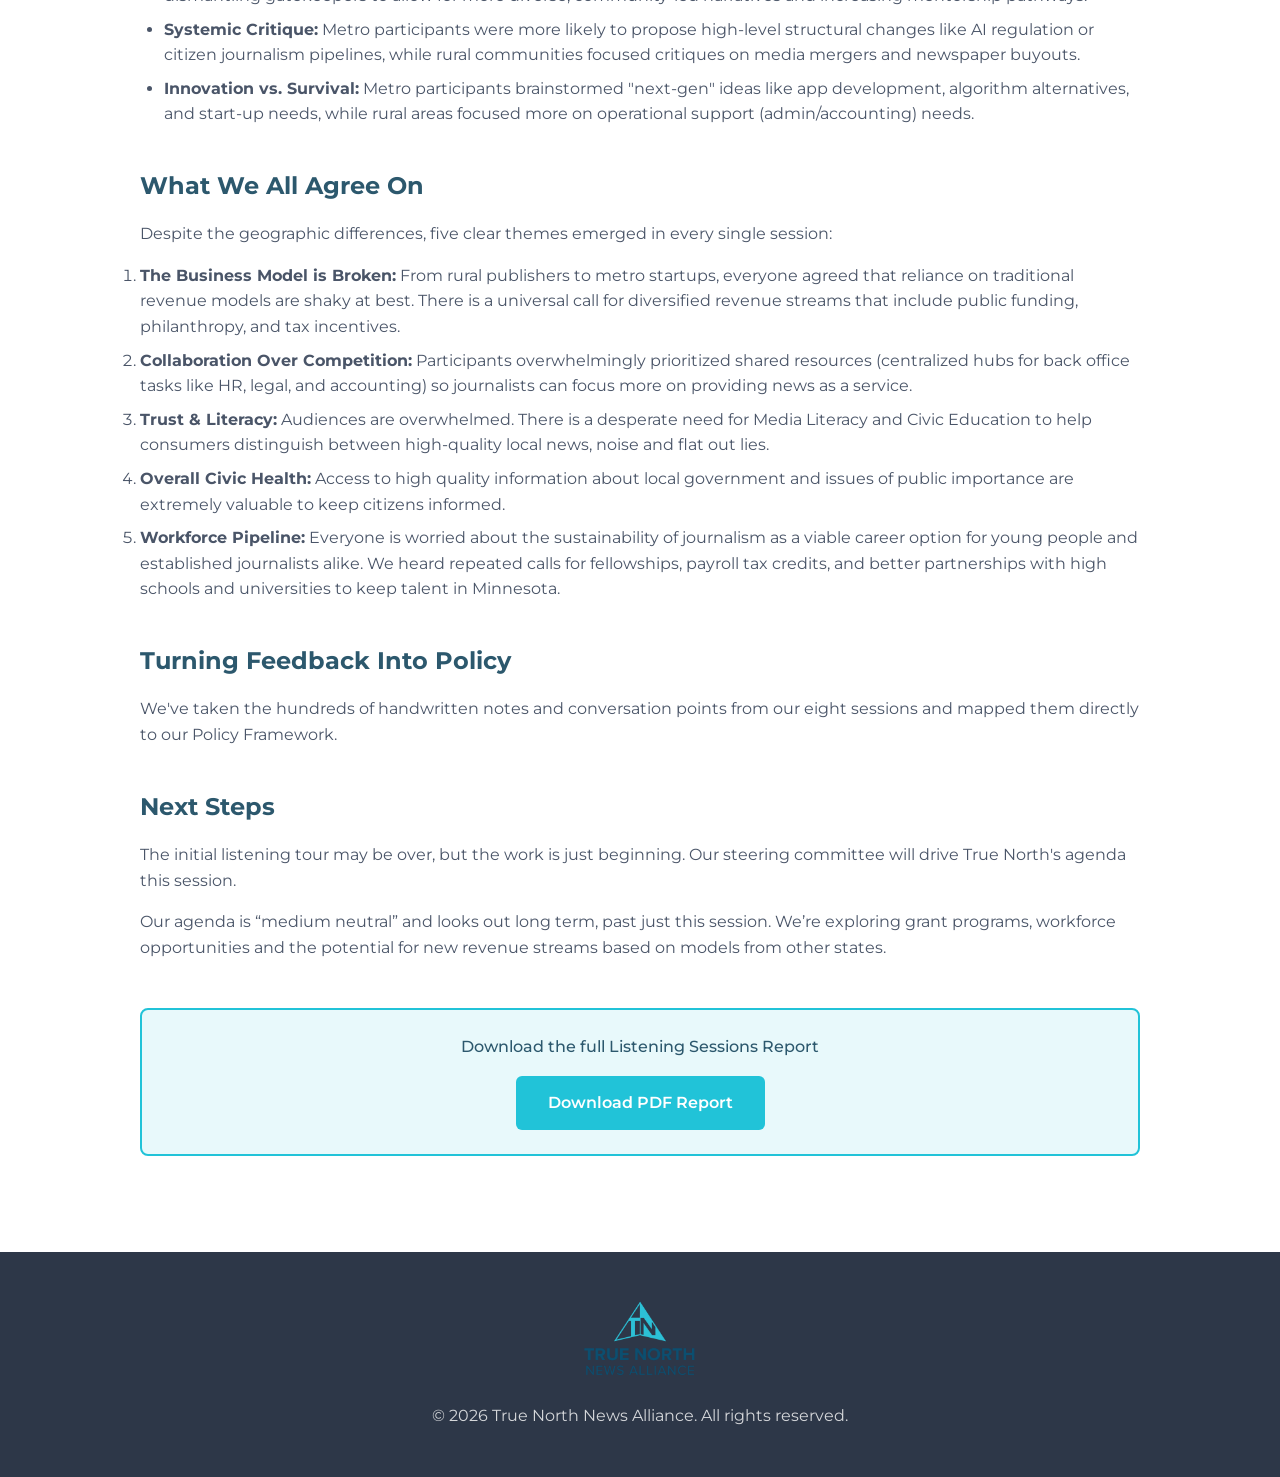
<file: listening-session.html>
<!DOCTYPE html>
<html lang="en">
<head>
  <meta charset="UTF-8">
  <meta name="viewport" content="width=device-width, initial-scale=1.0">
  <title>Listening Session Report - True North News Alliance</title>
  <link rel="stylesheet" href="styles.css">
  <link rel="icon" type="image/png" href="/favicon.png">
</head>
<body>
  <!-- Navigation -->
  <nav>
    <div class="nav-container">
      <a href="index.html" class="logo">
        <img src="True North Logo.png" alt="True North News Alliance">
      </a>
      <a href="https://newsmap.umn.edu/news-outlets-tracked" target="_blank" class="btn btn-primary nav-find-news">Find Your Local News</a>
      <button class="mobile-menu-toggle" onclick="toggleMenu()">&#9776;</button>
      <ul class="nav-links" id="navLinks">
        <li class="nav-mobile-only"><a href="https://newsmap.umn.edu/news-outlets-tracked" target="_blank">Find Your Local News</a></li>
        <li><a href="index.html">Home</a></li>
        <li><a href="about.html">About Us</a></li>
        <li><a href="legislative-agenda.html">Legislative Agenda</a></li>
        <li><a href="listening-session.html">Listening Session Report</a></li>
        <li><a href="steering-committee.html">Leadership</a></li>
      </ul>
    </div>
  </nav>

  <!-- Page Header -->
  <section class="page-header">
    <h1>Listening Sessions Report</h1>
    <p style="margin-top: 0.5rem; opacity: 0.9;">January 15, 2026</p>
  </section>

  <!-- Content -->
  <section class="content">
    <div class="container">

      <!-- PDF Download -->
      <div class="pdf-download">
        <p>Download the full report as a PDF</p>
        <a href="Listening Sessions Report 1.15.26.pdf" target="_blank" class="btn btn-primary">Download PDF Report</a>
      </div>

      <h2>Executive Summary</h2>
      <p>Over the last few months, we traveled across Minnesota &ndash; from Bemidji to Winona, Grand Rapids to the Twin Cities &ndash; asking a fundamental question: <em>If you had limitless resources to improve information access and local media business models, how would you do it?</em> Our conversations were urgent, innovative, and deeply committed to the idea that local news is a public good.</p>

      <div class="stats-row">
        <div class="stat-item">
          <span class="stat-number">8</span>
          <span class="stat-label">Listening Sessions</span>
        </div>
        <div class="stat-item">
          <span class="stat-number">200+</span>
          <span class="stat-label">Community Leaders, Media<br>Members &amp; Stakeholders</span>
        </div>
        <div class="stat-item">
          <span class="stat-number">100+</span>
          <span class="stat-label">One-on-One Conversations</span>
        </div>
      </div>

      <p>This brief summarizes what we heard, highlighting the universal truths, the regional nuances, and how this feedback directly informs a policy framework that can help solve significant problems for Minnesotans.</p>

      <p>Across every table in every town, the consensus was clear: The old models are failing, but the appetite for truth and connection is stronger than ever. While the specific "pain points" varied by geography, the solutions largely converged around three pillars: <strong>Public Funding</strong>, <strong>Shared Infrastructure</strong>, and <strong>Workforce Development</strong>.</p>

      <h2>Regional Differences</h2>
      <p>While the mission is shared, the barriers differ depending on where you live in Minnesota.</p>

      <h3>Greater Minnesota (Bemidji, Grand Rapids, Winona, Hutchinson)</h3>
      <ul>
        <li><strong>Downsized newsrooms:</strong> In these communities, there is a palpable sense of shrinking distribution channels and reporter layoffs. Smaller newsrooms with less resources often have to cut back the frequency of print editions and/or lack an updated website, reducing physical and digital access to news.</li>
        <li><strong>Social Cohesion:</strong> There was a strong emphasis on news as a "community binder." When the local paper closes, the community's shared identity fades with it.</li>
        <li><strong>Basic Operations:</strong> The feedback here focused heavily on survival basics: keeping the lights on, finding qualified people to hire, and the burden of administrative tasks for small, often family-run outlets.</li>
      </ul>

      <h3>Twin Cities Metro</h3>
      <ul>
        <li><strong>Equity and Representation:</strong> The Metro sessions focused more on <em>who</em> gets to tell the stories. There was a strong call for dismantling gatekeepers to allow for more diverse, community-led narratives and increasing mentorship pathways.</li>
        <li><strong>Systemic Critique:</strong> Metro participants were more likely to propose high-level structural changes like AI regulation or citizen journalism pipelines, while rural communities focused critiques on media mergers and newspaper buyouts.</li>
        <li><strong>Innovation vs. Survival:</strong> Metro participants brainstormed "next-gen" ideas like app development, algorithm alternatives, and start-up needs, while rural areas focused more on operational support (admin/accounting) needs.</li>
      </ul>

      <h2>What We All Agree On</h2>
      <p>Despite the geographic differences, five clear themes emerged in every single session:</p>
      <ol>
        <li><strong>The Business Model is Broken:</strong> From rural publishers to metro startups, everyone agreed that reliance on traditional revenue models are shaky at best. There is a universal call for diversified revenue streams that include public funding, philanthropy, and tax incentives.</li>
        <li><strong>Collaboration Over Competition:</strong> Participants overwhelmingly prioritized shared resources (centralized hubs for back office tasks like HR, legal, and accounting) so journalists can focus more on providing news as a service.</li>
        <li><strong>Trust &amp; Literacy:</strong> Audiences are overwhelmed. There is a desperate need for Media Literacy and Civic Education to help consumers distinguish between high-quality local news, noise and flat out lies.</li>
        <li><strong>Overall Civic Health:</strong> Access to high quality information about local government and issues of public importance are extremely valuable to keep citizens informed.</li>
        <li><strong>Workforce Pipeline:</strong> Everyone is worried about the sustainability of journalism as a viable career option for young people and established journalists alike. We heard repeated calls for fellowships, payroll tax credits, and better partnerships with high schools and universities to keep talent in Minnesota.</li>
      </ol>

      <h2>Turning Feedback Into Policy</h2>
      <p>We've taken the hundreds of handwritten notes and conversation points from our eight sessions and mapped them directly to our Policy Framework.</p>

      <h2>Next Steps</h2>
      <p>The initial listening tour may be over, but the work is just beginning. Our steering committee will drive True North's agenda this session.</p>

      <p>Our agenda is &ldquo;medium neutral&rdquo; and looks out long term, past just this session. We&rsquo;re exploring grant programs, workforce opportunities and the potential for new revenue streams based on models from other states.</p>

      <!-- PDF Download -->
      <div class="pdf-download" style="margin-top: 3rem;">
        <p>Download the full Listening Sessions Report</p>
        <a href="Listening Sessions Report 1.15.26.pdf" target="_blank" class="btn btn-primary">Download PDF Report</a>
      </div>
    </div>
  </section>

  <!-- Footer -->
  <footer>
    <div class="logo">
      <img src="True North Logo.png" alt="True North News Alliance">
    </div>
    <p>&copy; 2026 True North News Alliance. All rights reserved.</p>
  </footer>

  <script>
    function toggleMenu() {
      document.getElementById('navLinks').classList.toggle('active');
    }
  </script>
</body>
</html>
</file>
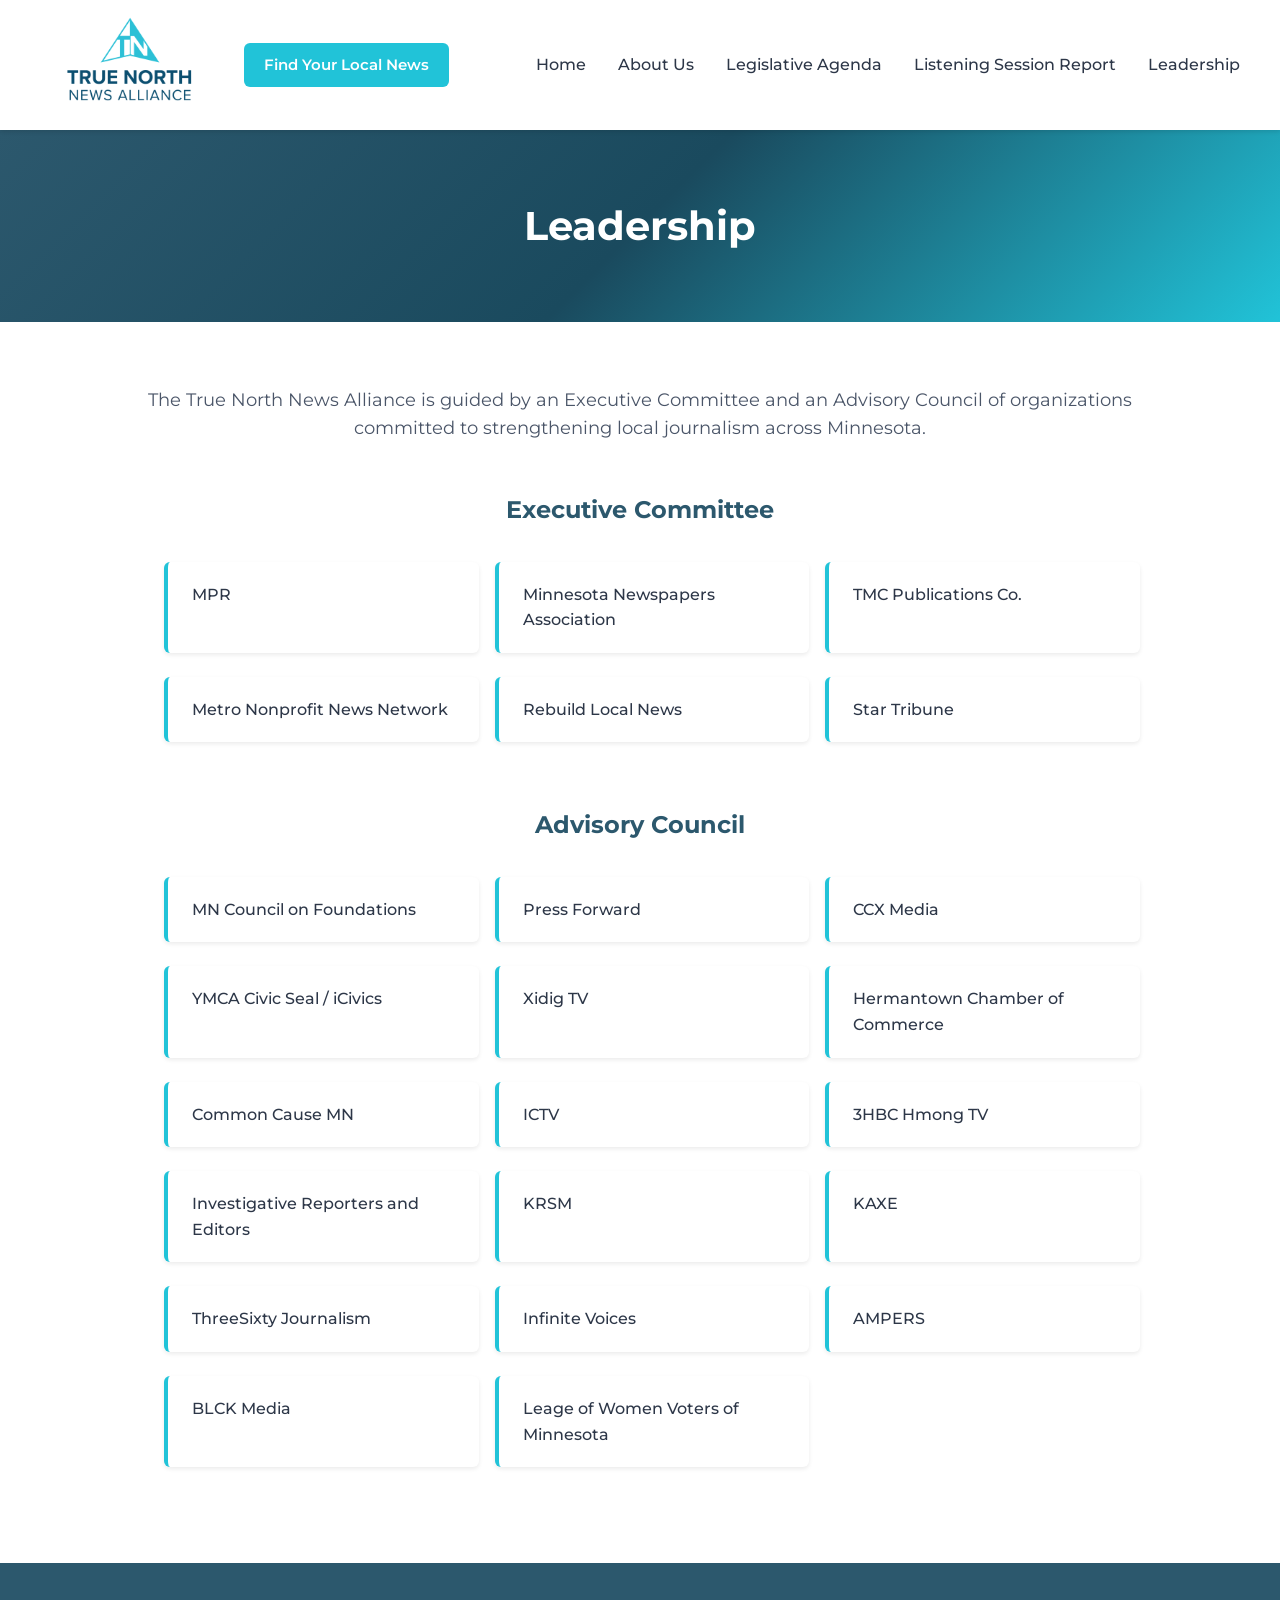
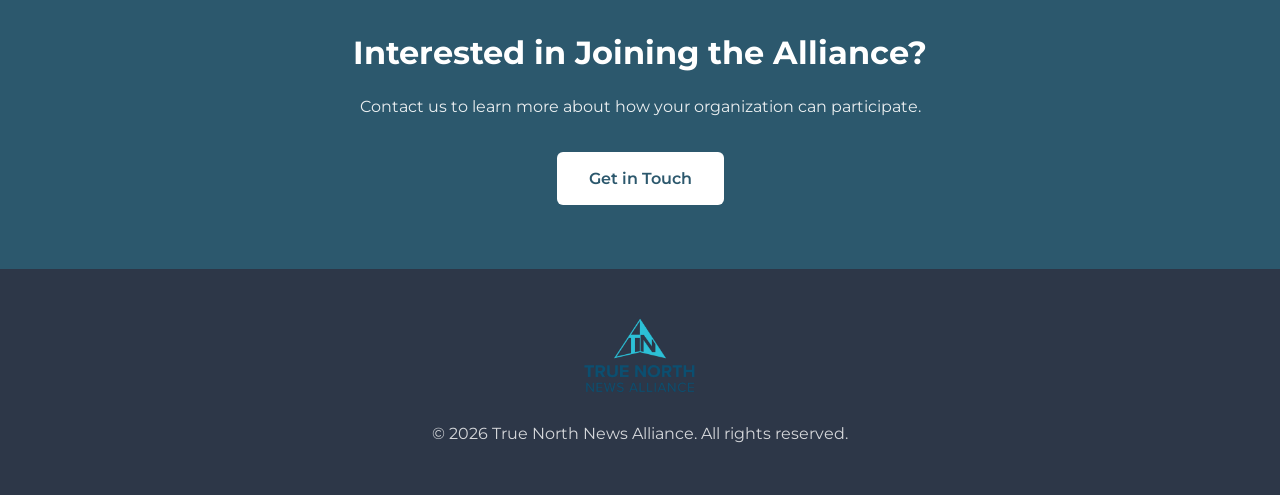
<file: steering-committee.html>
<!DOCTYPE html>
<html lang="en">
<head>
  <meta charset="UTF-8">
  <meta name="viewport" content="width=device-width, initial-scale=1.0">
  <title>Leadership - True North News Alliance</title>
  <link rel="stylesheet" href="styles.css">
  <link rel="icon" type="image/png" href="/favicon.png">
</head>
<body>
  <!-- Navigation -->
  <nav>
    <div class="nav-container">
      <a href="index.html" class="logo">
        <img src="True North Logo.png" alt="True North News Alliance">
      </a>
      <a href="https://newsmap.umn.edu/news-outlets-tracked" target="_blank" class="btn btn-primary nav-find-news">Find Your Local News</a>
      <button class="mobile-menu-toggle" onclick="toggleMenu()">&#9776;</button>
      <ul class="nav-links" id="navLinks">
        <li class="nav-mobile-only"><a href="https://newsmap.umn.edu/news-outlets-tracked" target="_blank">Find Your Local News</a></li>
        <li><a href="index.html">Home</a></li>
        <li><a href="about.html">About Us</a></li>
        <li><a href="legislative-agenda.html">Legislative Agenda</a></li>
        <li><a href="listening-session.html">Listening Session Report</a></li>
        <li><a href="steering-committee.html">Leadership</a></li>
      </ul>
    </div>
  </nav>

  <!-- Page Header -->
  <section class="page-header">
    <h1>Leadership</h1>
  </section>

  <!-- Content -->
  <section class="content">
    <div class="container">
      <p style="text-align: center; font-size: 1.125rem; color: var(--text-gray); margin-bottom: 3rem;">The True North News Alliance is guided by an Executive Committee and an Advisory Council of organizations committed to strengthening local journalism across Minnesota.</p>

      <h2 style="text-align: center; margin-bottom: 2rem;">Executive Committee</h2>

      <ul class="org-list">
        <li>MPR</li>
        <li>Minnesota Newspapers Association</li>
        <li>TMC Publications Co.</li>
        <li>Metro Nonprofit News Network</li>
        <li>Rebuild Local News</li>
        <li>Star Tribune</li>
      </ul>

      <h2 style="text-align: center; margin-top: 3.5rem; margin-bottom: 2rem;">Advisory Council</h2>

      <ul class="org-list">
        <li>MN Council on Foundations</li>
        <li>Press Forward</li>
        <li>CCX Media</li>
        <li>YMCA Civic Seal / iCivics</li>
        <li>Xidig TV</li>
        <li>Hermantown Chamber of Commerce</li>
        <li>Common Cause MN</li>
        <li>ICTV</li>
        <li>3HBC Hmong TV</li>
        <li>Investigative Reporters and Editors</li>
        <li>KRSM</li>
        <li>KAXE</li>
        <li>ThreeSixty Journalism</li>
        <li>Infinite Voices</li>
        <li>AMPERS</li>
        <li>BLCK Media</li>
        <li>Leage of Women Voters of Minnesota</li>
      </ul>
    </div>
  </section>

  <!-- CTA Section -->
  <section class="cta-section">
    <div class="container">
      <h2>Interested in Joining the Alliance?</h2>
      <p>Contact us to learn more about how your organization can participate.</p>
      <a href="mailto:kdrake@momentum-advocacy.com?subject=Alliance%20Inquiry" class="btn btn-secondary">Get in Touch</a>
    </div>
  </section>

  <!-- Footer -->
  <footer>
    <div class="logo">
      <img src="True North Logo.png" alt="True North News Alliance">
    </div>
    <p>&copy; 2026 True North News Alliance. All rights reserved.</p>
  </footer>

  <script>
    function toggleMenu() {
      document.getElementById('navLinks').classList.toggle('active');
    }
  </script>
</body>
</html>
</file>
<file: styles.css>
/* True North News Alliance - Styles */
@import url('https://fonts.googleapis.com/css2?family=Montserrat:wght@400;500;600;700&display=swap');

* {
  margin: 0;
  padding: 0;
  box-sizing: border-box;
}

:root {
  --primary-dark: #2c586d;
  --primary-blue: #2c586d;
  --accent-blue: #21c3d8;
  --light-blue: #e8f9fb;
  --text-dark: #2d3748;
  --text-gray: #4a5568;
  --white: #ffffff;
  --light-gray: #f7fafc;
}

body {
  font-family: 'Montserrat', 'Segoe UI', Tahoma, Geneva, Verdana, sans-serif;
  line-height: 1.6;
  color: var(--text-dark);
}

/* Navigation */
nav {
  background: var(--white);
  padding: 1rem 2rem;
  box-shadow: 0 2px 4px rgba(0,0,0,0.1);
  position: sticky;
  top: 0;
  z-index: 100;
}

.nav-container {
  max-width: 1200px;
  margin: 0 auto;
  display: flex;
  justify-content: space-between;
  align-items: center;
}

.logo img {
  height: 90px;
  width: auto;
}

.nav-links {
  display: flex;
  list-style: none;
  gap: 2rem;
}

.nav-links a {
  text-decoration: none;
  color: var(--text-dark);
  font-weight: 500;
  transition: color 0.3s;
}

.nav-links a:hover {
  color: var(--accent-blue);
}

/* Find Your Local News button (nav) */
.nav-container .nav-find-news {
  margin-left: 1.5rem;
  margin-right: auto;
  padding: 0.6rem 1.25rem;
  font-size: 0.95rem;
  white-space: nowrap;
}

/* Tighten nav spacing on mid-size screens so links don't wrap next to the button */
@media (min-width: 769px) and (max-width: 1180px) {
  .logo img {
    height: 70px;
  }

  .nav-links {
    gap: 1rem;
  }

  .nav-links a {
    font-size: 0.9rem;
  }

  .nav-container .nav-find-news {
    margin-left: 0.75rem;
    padding: 0.5rem 1rem;
    font-size: 0.85rem;
  }
}

/* Menu items shown only in the mobile dropdown */
.nav-mobile-only {
  display: none;
}

/* Mobile menu */
.mobile-menu-toggle {
  display: none;
  background: none;
  border: none;
  font-size: 1.5rem;
  cursor: pointer;
}

/* Hero Section */
.hero {
  background: linear-gradient(135deg, var(--primary-dark) 0%, #1a4a5e 50%, var(--accent-blue) 100%);
  color: var(--white);
  padding: 6rem 2rem;
  text-align: center;
}

.hero h1 {
  font-size: 3rem;
  margin-bottom: 1rem;
  font-weight: 700;
}

.hero p {
  font-size: 1.25rem;
  max-width: 700px;
  margin: 0 auto 2rem;
  opacity: 0.9;
}

/* Buttons */
.btn {
  display: inline-block;
  padding: 0.875rem 2rem;
  border-radius: 6px;
  text-decoration: none;
  font-weight: 600;
  transition: all 0.3s;
  cursor: pointer;
  border: none;
  font-size: 1rem;
}

.btn-primary {
  background: var(--accent-blue);
  color: var(--white);
}

.btn-primary:hover {
  background: #1ba8bb;
  transform: translateY(-2px);
}

.btn-secondary {
  background: var(--white);
  color: var(--primary-dark);
}

.btn-secondary:hover {
  background: var(--light-gray);
  transform: translateY(-2px);
}

.btn-outline {
  background: transparent;
  color: var(--white);
  border: 2px solid var(--white);
}

.btn-outline:hover {
  background: var(--white);
  color: var(--primary-dark);
}

/* Hero buttons */
.hero-buttons {
  display: flex;
  gap: 1rem;
  justify-content: center;
  flex-wrap: wrap;
}

/* Sections */
.section {
  padding: 5rem 2rem;
}

.section-light {
  background: var(--light-gray);
}

.section-blue {
  background: var(--light-blue);
}

.container {
  max-width: 1000px;
  margin: 0 auto;
}

.section-title {
  font-size: 2.25rem;
  color: var(--primary-dark);
  margin-bottom: 1.5rem;
  text-align: center;
}

.section-subtitle {
  font-size: 1.125rem;
  color: var(--text-gray);
  text-align: center;
  max-width: 700px;
  margin: 0 auto 3rem;
}

/* Cards */
.card-grid {
  display: grid;
  grid-template-columns: repeat(auto-fit, minmax(280px, 1fr));
  gap: 2rem;
  margin-top: 2rem;
}

.card {
  background: var(--white);
  padding: 2rem;
  border-radius: 8px;
  box-shadow: 0 4px 6px rgba(0,0,0,0.1);
  text-align: center;
  transition: transform 0.3s;
}

.card:hover {
  transform: translateY(-4px);
}

.card h3 {
  color: var(--primary-dark);
  margin-bottom: 1rem;
}

.card p {
  color: var(--text-gray);
  margin-bottom: 1.5rem;
}

/* Page Header */
.page-header {
  background: linear-gradient(135deg, var(--primary-dark) 0%, #1a4a5e 50%, var(--accent-blue) 100%);
  color: var(--white);
  padding: 4rem 2rem;
  text-align: center;
}

.page-header h1 {
  font-size: 2.5rem;
  font-weight: 700;
}

/* Content */
.content {
  padding: 4rem 2rem;
}

.content h2 {
  color: var(--primary-dark);
  margin-bottom: 1rem;
  margin-top: 2.5rem;
}

.content h2:first-child {
  margin-top: 0;
}

.content h3 {
  color: var(--primary-dark);
  margin-bottom: 0.5rem;
  margin-top: 1.5rem;
}

.content p {
  margin-bottom: 1rem;
  color: var(--text-gray);
}

.content ul {
  margin-left: 1.5rem;
  margin-bottom: 1.5rem;
}

.content li {
  margin-bottom: 0.5rem;
  color: var(--text-gray);
}

/* Stats row for listening session */
.stats-row {
  display: flex;
  justify-content: center;
  gap: 3rem;
  flex-wrap: wrap;
  margin: 2rem 0;
}

.stat-item {
  text-align: center;
}

.stat-number {
  font-size: 2.5rem;
  font-weight: 700;
  color: var(--accent-blue);
  display: block;
}

.stat-label {
  font-size: 0.9rem;
  color: var(--text-gray);
  font-weight: 500;
}

/* PDF download button */
.pdf-download {
  background: var(--light-blue);
  border: 2px solid var(--accent-blue);
  border-radius: 8px;
  padding: 1.5rem 2rem;
  text-align: center;
  margin: 2rem 0;
}

.pdf-download p {
  color: var(--primary-dark);
  font-weight: 500;
  margin-bottom: 1rem;
}

/* Values grid */
.values-grid {
  display: grid;
  grid-template-columns: repeat(auto-fit, minmax(280px, 1fr));
  gap: 1.5rem;
  margin-top: 1.5rem;
}

.value-card {
  background: var(--light-gray);
  padding: 1.5rem;
  border-radius: 8px;
  border-left: 4px solid var(--accent-blue);
}

.value-card h3 {
  color: var(--primary-dark);
  margin-bottom: 0.5rem;
  margin-top: 0;
}

.value-card p {
  font-size: 0.95rem;
  margin-bottom: 0;
}

/* Steering Committee List */
.org-list {
  display: grid;
  grid-template-columns: repeat(auto-fit, minmax(250px, 1fr));
  gap: 1rem;
  list-style: none;
  margin: 0;
  padding: 0;
}

.org-list li {
  background: var(--white);
  padding: 1.25rem 1.5rem;
  border-radius: 6px;
  box-shadow: 0 2px 4px rgba(0,0,0,0.08);
  color: var(--text-dark);
  font-weight: 500;
  border-left: 4px solid var(--accent-blue);
}

/* CTA Section */
.cta-section {
  background: var(--primary-dark);
  color: var(--white);
  padding: 4rem 2rem;
  text-align: center;
}

.cta-section h2 {
  font-size: 2rem;
  margin-bottom: 1rem;
}

.cta-section p {
  opacity: 0.9;
  margin-bottom: 2rem;
}

/* Job Posting */
.job-posting {
  padding: 4rem 2rem 0;
}

.job-card {
  background: var(--light-blue);
  border-left: 6px solid var(--accent-blue);
  border-radius: 8px;
  padding: 2.5rem;
}

.job-badge {
  display: inline-block;
  background: var(--primary-dark);
  color: var(--white);
  font-size: 0.8rem;
  font-weight: 700;
  letter-spacing: 0.08em;
  text-transform: uppercase;
  padding: 0.35rem 0.9rem;
  border-radius: 999px;
  margin-bottom: 1rem;
}

.job-title {
  font-size: 2.25rem;
  color: var(--primary-dark);
  margin-bottom: 1rem;
}

.job-lead {
  font-size: 1.15rem;
  color: var(--text-dark);
  margin-bottom: 1.5rem;
}

.job-details {
  list-style: none;
  display: grid;
  grid-template-columns: repeat(2, 1fr);
  gap: 1rem 2rem;
  margin-bottom: 1.5rem;
  padding: 0;
}

.job-details li {
  color: var(--text-gray);
}

.job-details strong {
  display: block;
  color: var(--primary-dark);
  font-size: 0.85rem;
  text-transform: uppercase;
  letter-spacing: 0.05em;
}

.job-description,
.job-deadline {
  color: var(--text-gray);
  margin-bottom: 1rem;
}

.job-deadline a {
  color: var(--primary-dark);
}

.job-buttons {
  display: flex;
  flex-wrap: wrap;
  gap: 1rem;
  margin: 1.5rem 0 1rem;
}

.btn-job-outline {
  background: transparent;
  color: var(--primary-dark);
  border: 2px solid var(--primary-dark);
}

.btn-job-outline:hover {
  background: var(--primary-dark);
  color: var(--white);
}

.job-share {
  font-style: italic;
  color: var(--text-gray);
}

@media (max-width: 768px) {
  .job-card {
    padding: 1.75rem 1.25rem;
  }

  .job-title {
    font-size: 1.75rem;
  }

  .job-details {
    grid-template-columns: 1fr;
  }
}

/* Footer */
footer {
  background: var(--text-dark);
  color: var(--white);
  padding: 3rem 2rem;
  text-align: center;
}

footer p {
  opacity: 0.8;
}

footer .logo img {
  height: 80px;
  margin-bottom: 1rem;
}

/* Find News Section */
.find-news-section {
  background: var(--light-blue);
  padding: 4rem 2rem;
  text-align: center;
}

.find-news-section h2 {
  color: var(--primary-dark);
  margin-bottom: 1rem;
}

.find-news-section p {
  color: var(--text-gray);
  margin-bottom: 2rem;
}

/* Policy pillars for legislative page */
.pillar {
  background: var(--light-gray);
  border-radius: 8px;
  padding: 2rem;
  margin-bottom: 2rem;
  border-left: 4px solid var(--accent-blue);
}

.pillar h3 {
  color: var(--primary-dark);
  margin-top: 0;
  margin-bottom: 0.75rem;
  font-size: 1.25rem;
}

.pillar p {
  margin-bottom: 0.75rem;
}

.pillar ul {
  margin-left: 1.5rem;
}

.pillar li {
  margin-bottom: 0.4rem;
}

/* Feedback table for listening session */
.feedback-table {
  width: 100%;
  border-collapse: collapse;
  margin: 2rem 0;
}

.feedback-table th,
.feedback-table td {
  padding: 1rem;
  text-align: left;
  border-bottom: 1px solid #e2e8f0;
  vertical-align: top;
}

.feedback-table th {
  background: var(--primary-dark);
  color: var(--white);
  font-weight: 600;
}

.feedback-table tr:nth-child(even) {
  background: var(--light-gray);
}

.feedback-table td {
  color: var(--text-gray);
}

/* Rally Announcement Section */
.rally-section {
  background: #4dadc2;
  color: var(--white);
  padding: 4rem 2rem;
  text-align: center;
  position: relative;
  overflow: hidden;
}

/* Retreat recap reuses the rally layout on a darker background */
.retreat-section {
  background: var(--primary-dark);
}

.rally-section .container {
  position: relative;
  z-index: 1;
}

.rally-badge {
  display: inline-block;
  background: var(--white);
  color: var(--primary-dark);
  font-size: 1rem;
  font-weight: 700;
  letter-spacing: 0.12em;
  text-transform: uppercase;
  padding: 10px 28px;
  border-radius: 6px;
  margin-bottom: 1.5rem;
  box-shadow: 0 2px 8px rgba(0,0,0,0.12);
}

.rally-title {
  font-size: 2.25rem;
  font-weight: 700;
  margin-bottom: 0.25rem;
  color: var(--white);
}

.rally-date {
  font-size: 1.1rem;
  opacity: 0.85;
  font-weight: 500;
  margin-bottom: 1.75rem;
}

.rally-description {
  font-size: 1.05rem;
  line-height: 1.75;
  max-width: 720px;
  margin: 0 auto 1.25rem;
  opacity: 0.95;
}

.rally-schedule {
  display: grid;
  grid-template-columns: repeat(auto-fit, minmax(220px, 1fr));
  gap: 1rem;
  margin-bottom: 2rem;
  margin-top: 2rem;
  max-width: 800px;
  margin-left: auto;
  margin-right: auto;
}

.rally-event {
  background: rgba(255,255,255,0.15);
  border: 1px solid rgba(255,255,255,0.25);
  border-radius: 8px;
  padding: 1.25rem;
  text-align: left;
}

.rally-time {
  display: block;
  font-size: 0.75rem;
  text-transform: uppercase;
  letter-spacing: 0.08em;
  opacity: 0.7;
  margin-bottom: 0.35rem;
}

.rally-event-name {
  display: block;
  font-weight: 600;
  font-size: 1rem;
}

.rally-event-detail {
  display: block;
  font-size: 0.85rem;
  opacity: 0.75;
  margin-top: 0.25rem;
}

.rally-pillars {
  font-size: 0.95rem;
  line-height: 1.7;
  max-width: 700px;
  margin: 0 auto 2rem;
  opacity: 0.85;
}

.rally-cta {
  font-size: 1.05rem;
  padding: 1rem 2.5rem;
}

/* Rally Slideshow */
.rally-slideshow {
  margin: 2.5rem auto 2.5rem;
  max-width: 900px;
}

.slideshow-frame {
  position: relative;
  background: rgba(0, 0, 0, 0.15);
  border-radius: 10px;
  overflow: hidden;
  box-shadow: 0 8px 24px rgba(0, 0, 0, 0.18);
  aspect-ratio: 16 / 10;
}

.slideshow-track {
  display: flex;
  width: 100%;
  height: 100%;
  transition: transform 0.5s ease;
}

.slideshow-slide {
  flex: 0 0 100%;
  position: relative;
  width: 100%;
  height: 100%;
  display: flex;
  align-items: center;
  justify-content: center;
  background: rgba(0, 0, 0, 0.25);
}

.slideshow-slide img {
  width: 100%;
  height: 100%;
  object-fit: cover;
  display: block;
}

.slideshow-caption {
  position: absolute;
  bottom: 0;
  left: 0;
  right: 0;
  background: linear-gradient(to top, rgba(0,0,0,0.75), rgba(0,0,0,0));
  color: var(--white);
  padding: 2rem 1.5rem 1rem;
  font-size: 0.95rem;
  text-align: left;
}

.slideshow-btn {
  position: absolute;
  top: 50%;
  transform: translateY(-50%);
  background: rgba(255, 255, 255, 0.92);
  color: var(--primary-dark);
  border: none;
  width: 44px;
  height: 44px;
  border-radius: 50%;
  font-size: 1.1rem;
  cursor: pointer;
  display: flex;
  align-items: center;
  justify-content: center;
  transition: all 0.2s;
  box-shadow: 0 2px 8px rgba(0, 0, 0, 0.2);
  z-index: 2;
}

.slideshow-btn:hover {
  background: var(--white);
  transform: translateY(-50%) scale(1.06);
}

.slideshow-prev {
  left: 12px;
}

.slideshow-next {
  right: 12px;
}

.slideshow-counter {
  position: absolute;
  top: 12px;
  right: 12px;
  background: rgba(0, 0, 0, 0.55);
  color: var(--white);
  padding: 4px 12px;
  border-radius: 12px;
  font-size: 0.8rem;
  font-weight: 500;
  letter-spacing: 0.05em;
  z-index: 2;
}

.slideshow-dots {
  display: flex;
  justify-content: center;
  gap: 8px;
  margin-top: 1rem;
}

.slideshow-dot {
  width: 10px;
  height: 10px;
  border-radius: 50%;
  border: none;
  background: rgba(255, 255, 255, 0.4);
  cursor: pointer;
  padding: 0;
  transition: background 0.2s, transform 0.2s;
}

.slideshow-dot:hover {
  background: rgba(255, 255, 255, 0.7);
}

.slideshow-dot.active {
  background: var(--white);
  transform: scale(1.2);
}

/* Rally pull-quote */
.rally-quote {
  max-width: 720px;
  margin: 2rem auto;
  padding: 1.75rem 2rem;
  background: rgba(255, 255, 255, 0.12);
  border-left: 4px solid var(--white);
  border-radius: 4px;
  text-align: left;
}

.rally-quote p {
  font-size: 1.15rem;
  line-height: 1.6;
  font-style: italic;
  margin-bottom: 0.75rem;
  color: var(--white);
  opacity: 0.98;
}

.rally-quote cite {
  display: block;
  font-size: 0.9rem;
  font-style: normal;
  font-weight: 600;
  letter-spacing: 0.04em;
  opacity: 0.85;
}

/* Rally CTA row */
.rally-cta-row {
  display: flex;
  gap: 1rem;
  justify-content: center;
  flex-wrap: wrap;
  margin-top: 2rem;
}

/* Responsive */
@media (max-width: 768px) {
  .nav-links {
    display: none;
    position: absolute;
    top: 100%;
    left: 0;
    right: 0;
    background: var(--white);
    flex-direction: column;
    padding: 1rem 2rem;
    gap: 1rem;
    box-shadow: 0 4px 6px rgba(0,0,0,0.1);
  }

  .nav-links.active {
    display: flex;
  }

  .mobile-menu-toggle {
    display: block;
  }

  .hero h1 {
    font-size: 2rem;
  }

  .hero p {
    font-size: 1rem;
  }

  .section-title {
    font-size: 1.75rem;
  }

  .hero-buttons {
    flex-direction: column;
    align-items: center;
  }

  .logo img {
    height: 70px;
  }

  /* On phones the button moves into the dropdown menu */
  .nav-container .nav-find-news {
    display: none;
  }

  .nav-mobile-only {
    display: list-item;
  }

  .stats-row {
    gap: 1.5rem;
  }

  .feedback-table {
    font-size: 0.85rem;
  }

  .feedback-table th,
  .feedback-table td {
    padding: 0.5rem;
  }

  .rally-title {
    font-size: 1.75rem;
  }

  .rally-schedule {
    grid-template-columns: 1fr;
  }

  .slideshow-btn {
    width: 36px;
    height: 36px;
    font-size: 0.9rem;
  }

  .slideshow-prev {
    left: 6px;
  }

  .slideshow-next {
    right: 6px;
  }

  .rally-quote {
    padding: 1.25rem 1.5rem;
  }

  .rally-quote p {
    font-size: 1.05rem;
  }

  .rally-cta-row {
    flex-direction: column;
    align-items: center;
  }
}
</file>
